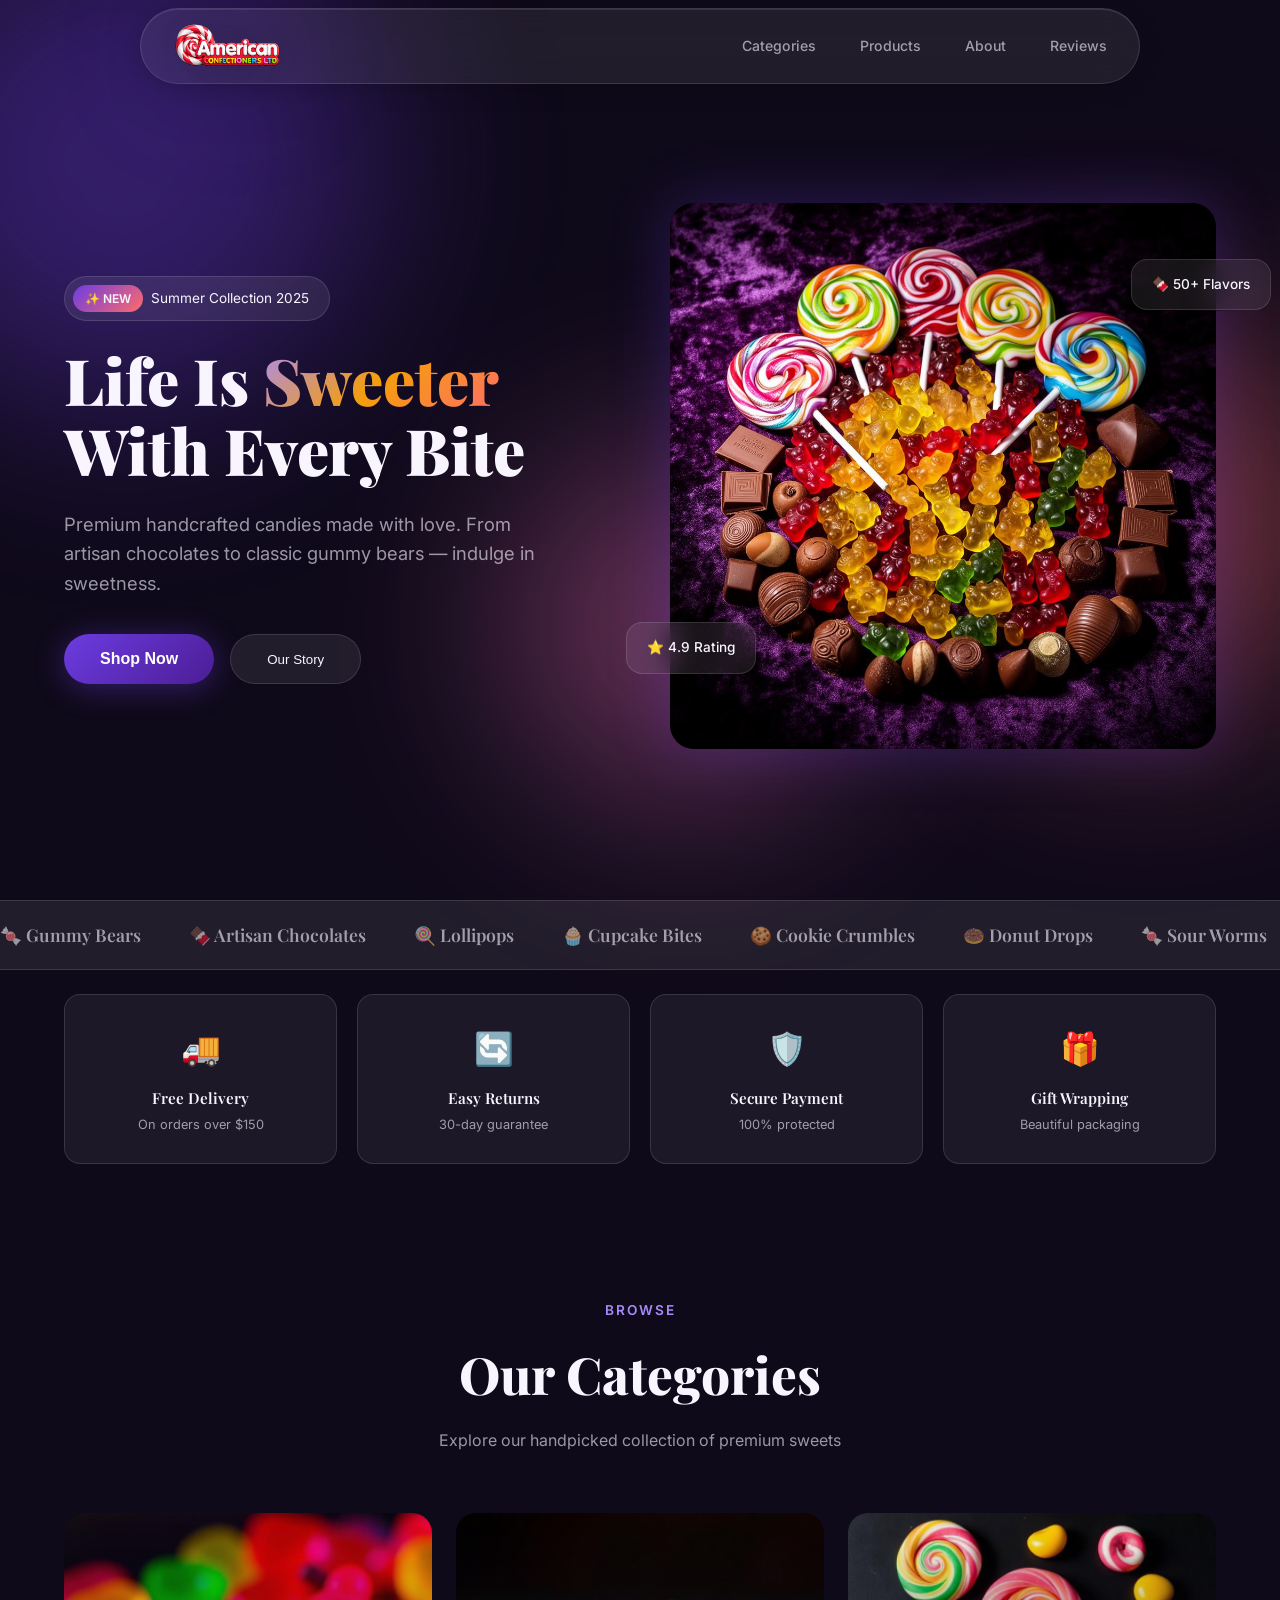
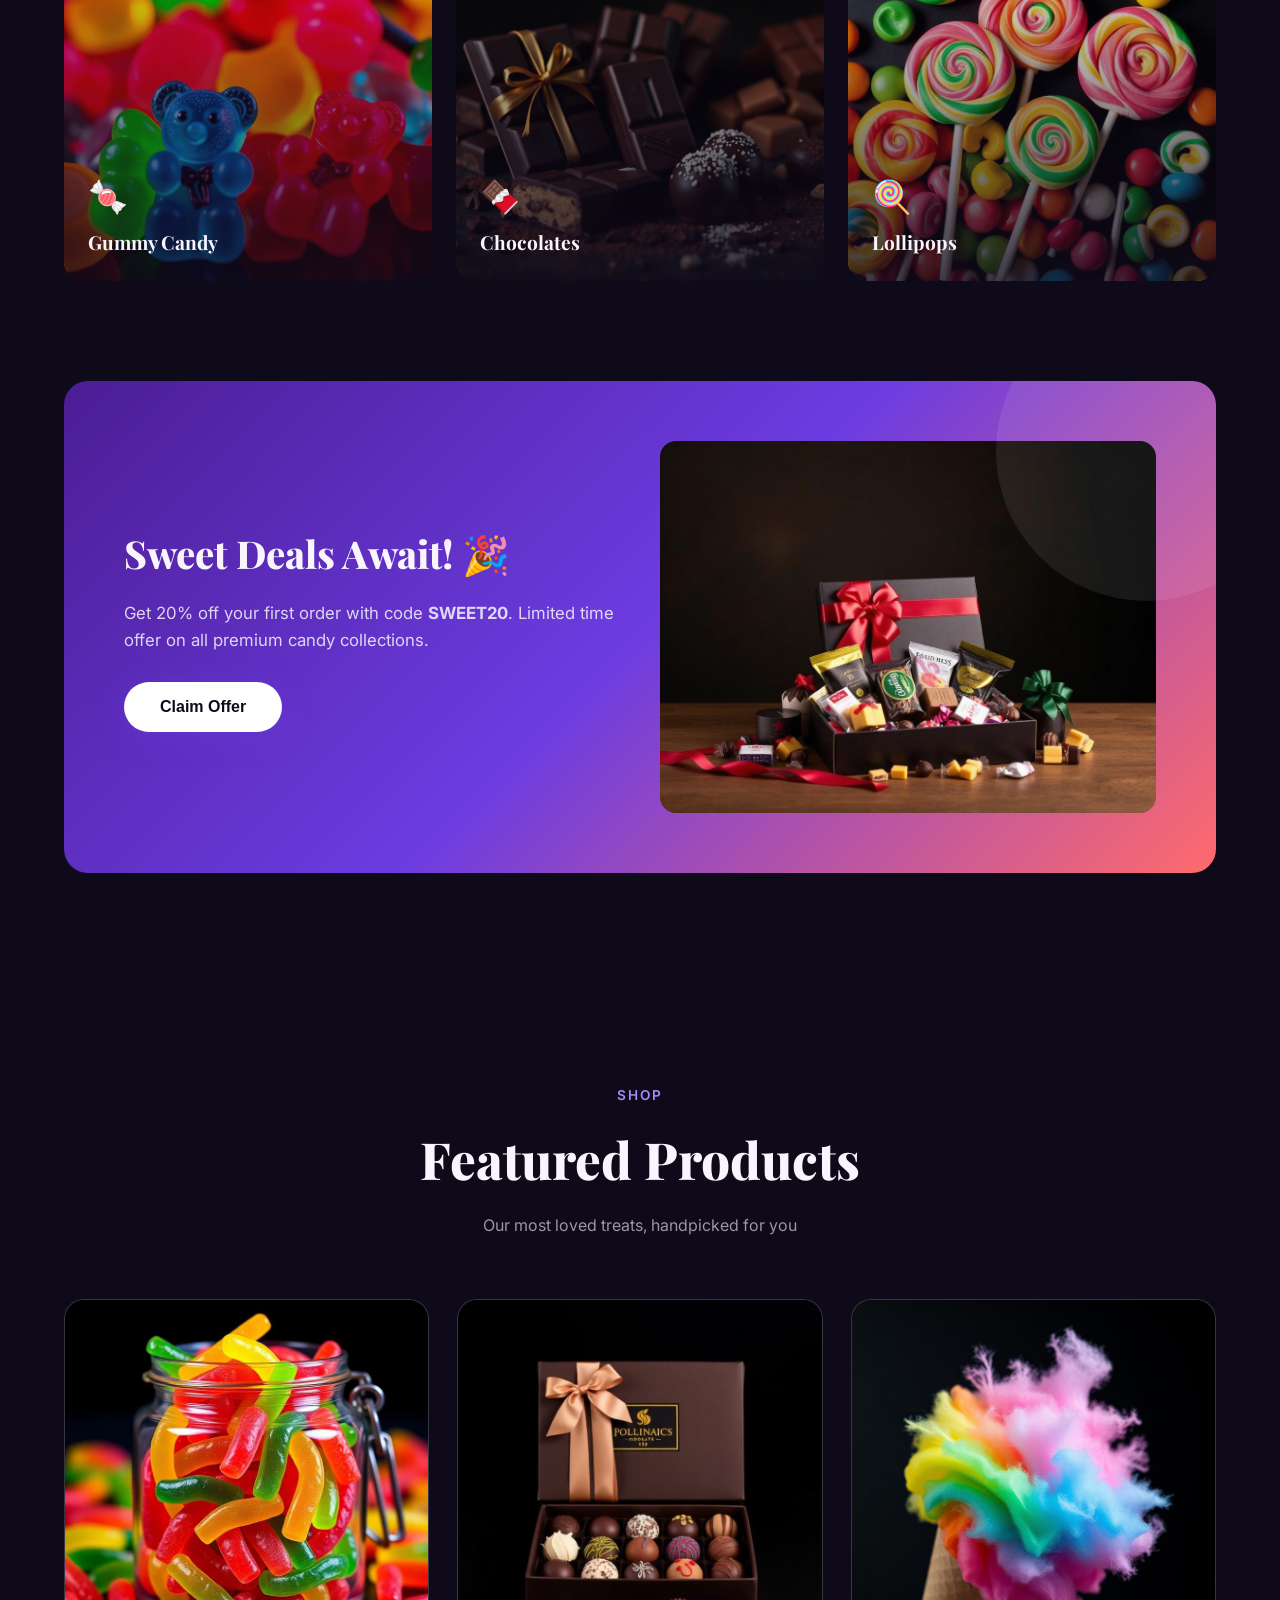
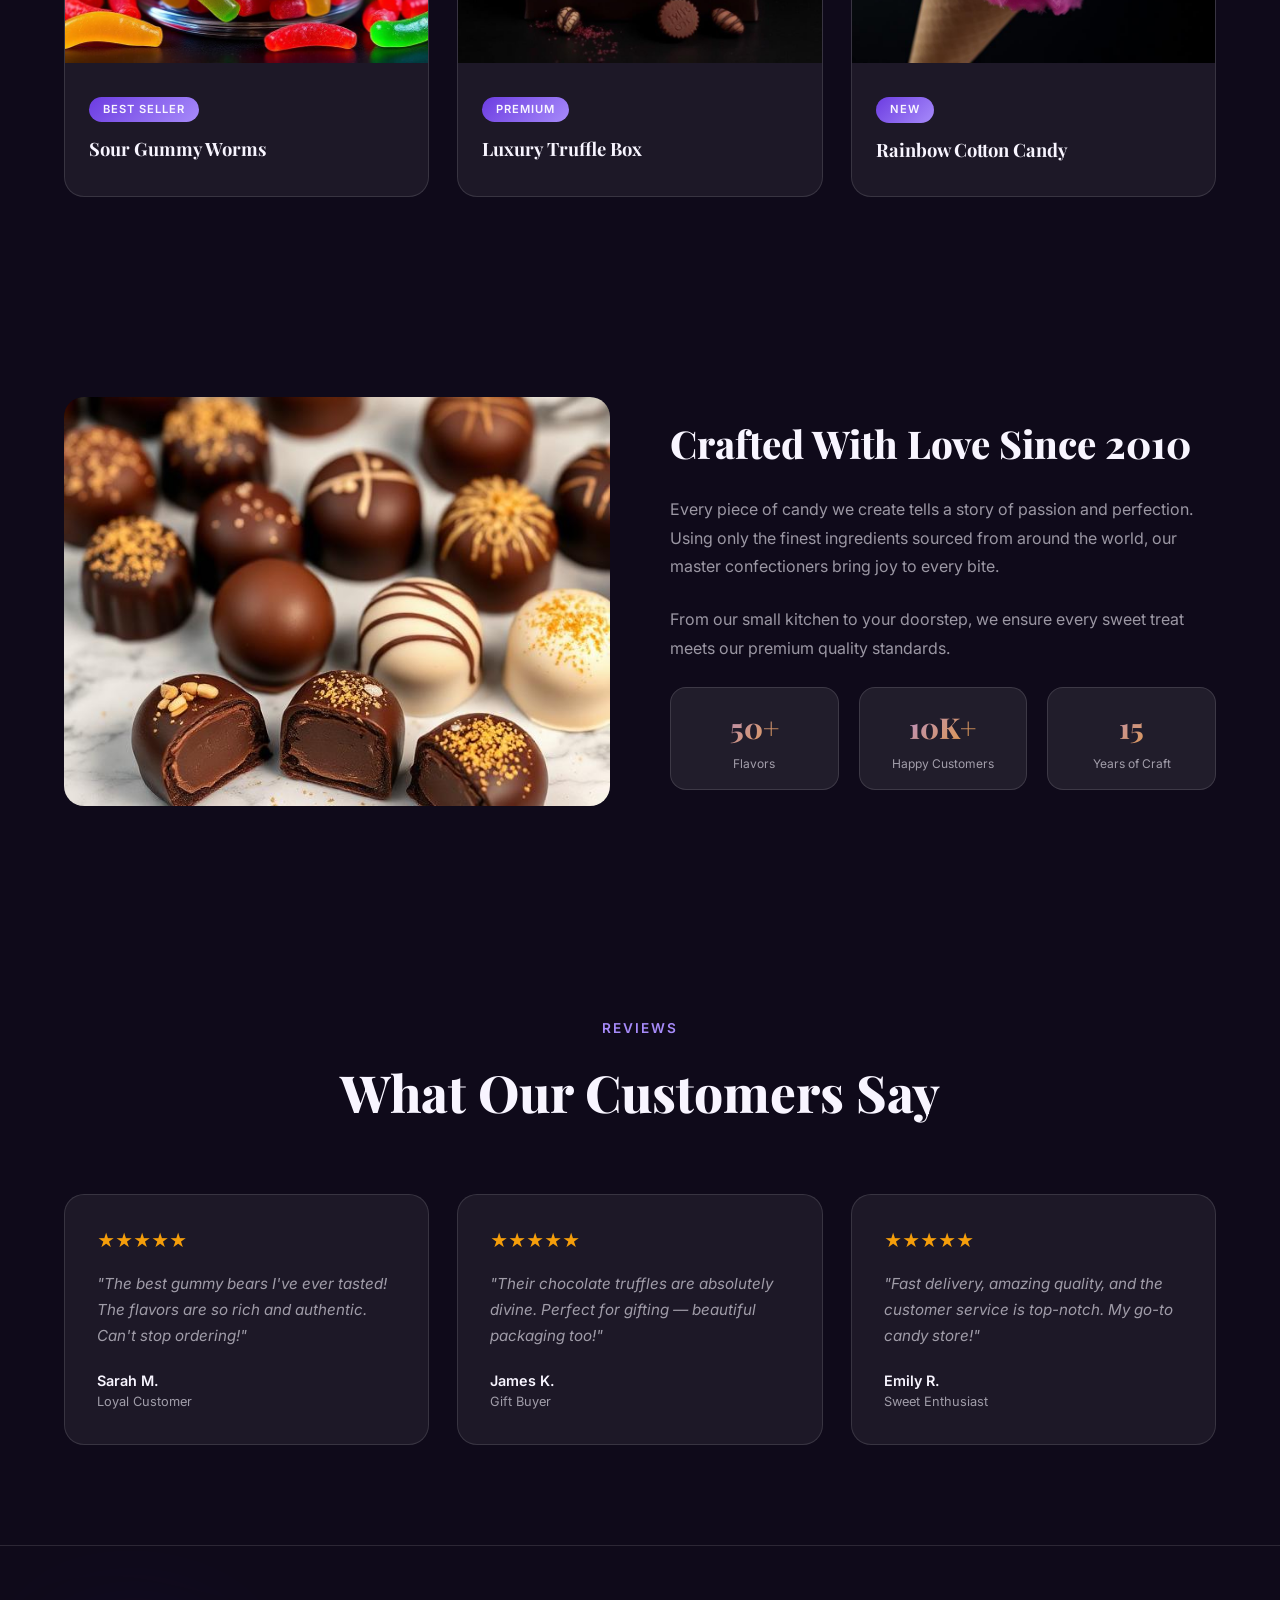
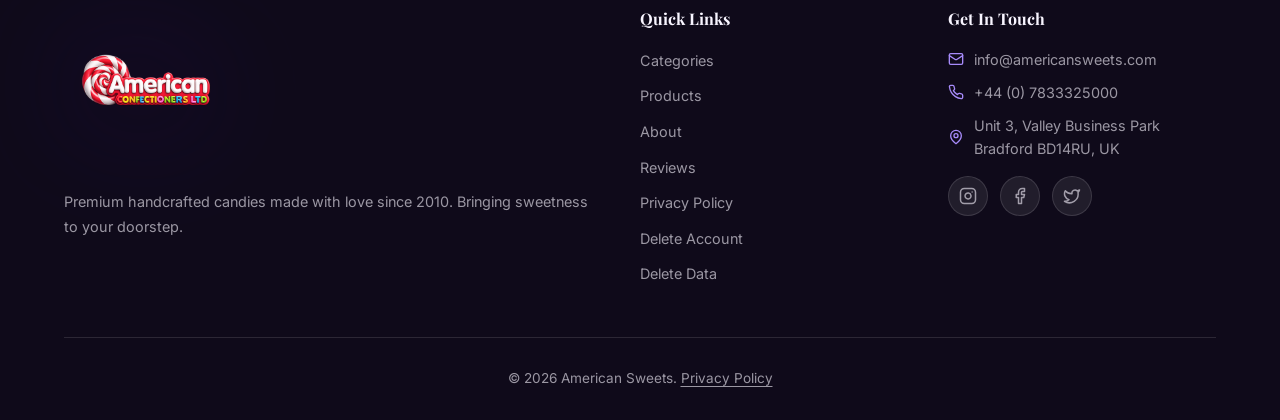
<file: index.html>
<!DOCTYPE html>
<html lang="en">
<head>
<meta charset="UTF-8">
<meta name="viewport" content="width=device-width, initial-scale=1.0">
<title>American Sweets — Premium Candy & Sweet Treats</title>
<meta name="description" content="Premium handcrafted candies, artisan chocolates, and sweet treats. Free delivery on orders over $50.">
<link href="https://fonts.googleapis.com/css2?family=Playfair+Display:wght@400;600;700;800;900&family=Inter:wght@300;400;500;600&display=swap" rel="stylesheet">
<link rel="stylesheet" href="style.css">
</head>
<body>

<!-- Mesh Background -->
<div class="mesh-bg">
  <div class="mesh-orb"></div>
  <div class="mesh-orb"></div>
  <div class="mesh-orb"></div>
</div>

<!-- Nav -->
<nav id="navbar">
  <div class="container">
    <div class="nav-inner">
      <a href="index.html" class="logo" aria-label="American Confectioners Ltd — Home">
        <img src="assets/logo.png" alt="American Confectioners Ltd" class="logo-img" width="800" height="240">
      </a>
      <ul class="nav-links" id="navLinks">
        <li><a href="#categories" onclick="closeMenu()">Categories</a></li>
        <li><a href="#products" onclick="closeMenu()">Products</a></li>
        <li><a href="#about" onclick="closeMenu()">About</a></li>
        <li><a href="#reviews" onclick="closeMenu()">Reviews</a></li>
      </ul>
      <button class="burger" onclick="toggleMenu()">
        <span></span><span></span><span></span>
      </button>
    </div>
  </div>
</nav>

<!-- Hero -->
<section class="hero">
  <div class="container">
    <div class="hero-grid">
      <div>
        <div class="hero-badge">
          <span>✨ NEW</span> Summer Collection 2025
        </div>
        <h1>Life Is <span class="gradient">Sweeter</span><br>With Every Bite</h1>
        <p>Premium handcrafted candies made with love. From artisan chocolates to classic gummy bears — indulge in sweetness.</p>
        <div class="hero-btns">
          <button class="btn-primary">Shop Now</button>
          <button class="btn-ghost">Our Story</button>
        </div>
      </div>
      <div class="hero-img-wrap">
        <div class="hero-img-3d" id="hero3d">
          <!-- ✏️ Change hero image: replace assets/hero-candy.jpg -->
          <img src="assets/hero-candy.jpg" alt="Premium candy assortment" class="hero-img">
        </div>
        <div class="hero-float">🍫 50+ Flavors</div>
        <div class="hero-float">⭐ 4.9 Rating</div>
      </div>
    </div>
  </div>
</section>

<!-- Marquee -->
<div class="marquee">
  <div class="marquee-track">
    <span>🍬 Gummy Bears</span><span>🍫 Artisan Chocolates</span><span>🍭 Lollipops</span><span>🧁 Cupcake Bites</span>
    <span>🍪 Cookie Crumbles</span><span>🍩 Donut Drops</span><span>🍬 Sour Worms</span><span>🍫 Truffles</span>
    <span>🍬 Gummy Bears</span><span>🍫 Artisan Chocolates</span><span>🍭 Lollipops</span><span>🧁 Cupcake Bites</span>
    <span>🍪 Cookie Crumbles</span><span>🍩 Donut Drops</span><span>🍬 Sour Worms</span><span>🍫 Truffles</span>
  </div>
</div>

<!-- Promo -->
<section class="promo">
  <div class="container">
    <div class="promo-grid">
      <div class="promo-card"><div class="icon">🚚</div><h4>Free Delivery</h4><p>On orders over $150</p></div>
      <div class="promo-card"><div class="icon">🔄</div><h4>Easy Returns</h4><p>30-day guarantee</p></div>
      <div class="promo-card"><div class="icon">🛡️</div><h4>Secure Payment</h4><p>100% protected</p></div>
      <div class="promo-card"><div class="icon">🎁</div><h4>Gift Wrapping</h4><p>Beautiful packaging</p></div>
    </div>
  </div>
</section>

<!-- Categories -->
<section id="categories" class="section">
  <div class="container">
    <div class="section-head">
      <p class="tag">Browse</p>
      <h2>Our Categories</h2>
      <p>Explore our handpicked collection of premium sweets</p>
    </div>
    <div class="cat-grid">
      <!-- ✏️ Change category images: replace files in assets/ folder -->
      <div class="cat-card"><img src="assets/cat-gummies.jpg" alt="Gummy Candy" loading="lazy"><div class="overlay"><span class="emoji">🍬</span><h3>Gummy Candy</h3></div></div>
      <div class="cat-card"><img src="assets/cat-chocolate.jpg" alt="Chocolates" loading="lazy"><div class="overlay"><span class="emoji">🍫</span><h3>Chocolates</h3></div></div>
      <div class="cat-card"><img src="assets/cat-lollipops.jpg" alt="Lollipops" loading="lazy"><div class="overlay"><span class="emoji">🍭</span><h3>Lollipops</h3></div></div>
    </div>
  </div>
</section>

<!-- Banner -->
<section class="banner">
  <div class="container">
    <div class="banner-inner">
      <div style="position:relative;z-index:1">
        <h2>Sweet Deals Await! 🎉</h2>
        <p>Get 20% off your first order with code <strong>SWEET20</strong>. Limited time offer on all premium candy collections.</p>
        <button class="btn-primary" style="background:#fff;color:#0F0A1A">Claim Offer</button>
      </div>
      <!-- ✏️ Change banner image: replace assets/banner-candy.jpg -->
      <img src="assets/banner-candy.jpg" alt="Premium candy gift box" loading="lazy">
    </div>
  </div>
</section>

<!-- Products -->
<section id="products" class="section">
  <div class="container">
    <div class="section-head">
      <p class="tag">Shop</p>
      <h2>Featured Products</h2>
      <p>Our most loved treats, handpicked for you</p>
    </div>
    <div class="prod-grid">
      <!-- ✏️ Change product images: replace files in assets/ folder -->
      <div class="prod-card"><img src="assets/prod-sour-worms.jpg" alt="Sour Gummy Worms" loading="lazy"><div class="info"><span class="badge">Best Seller</span><h3>Sour Gummy Worms</h3></div></div>
      <div class="prod-card"><img src="assets/prod-truffles.jpg" alt="Luxury Truffle Box" loading="lazy"><div class="info"><span class="badge">Premium</span><h3>Luxury Truffle Box</h3></div></div>
      <div class="prod-card"><img src="assets/prod-cotton-candy.jpg" alt="Rainbow Cotton Candy" loading="lazy"><div class="info"><span class="badge">New</span><h3>Rainbow Cotton Candy</h3></div></div>
    </div>
  </div>
</section>

<!-- About -->
<section id="about" class="section">
  <div class="container">
    <div class="about-grid">
      <!-- ✏️ Change about image: replace assets/about-candy.jpg -->
      <img src="assets/about-candy.jpg" alt="Candy workshop" loading="lazy">
      <div>
        <h2>Crafted With Love Since 2010</h2>
        <p>Every piece of candy we create tells a story of passion and perfection. Using only the finest ingredients sourced from around the world, our master confectioners bring joy to every bite.</p>
        <p>From our small kitchen to your doorstep, we ensure every sweet treat meets our premium quality standards.</p>
        <div class="stats">
          <div class="stat"><div class="num">50+</div><div class="label">Flavors</div></div>
          <div class="stat"><div class="num">10K+</div><div class="label">Happy Customers</div></div>
          <div class="stat"><div class="num">15</div><div class="label">Years of Craft</div></div>
        </div>
      </div>
    </div>
  </div>
</section>

<!-- Testimonials -->
<section id="reviews" class="section">
  <div class="container">
    <div class="section-head">
      <p class="tag">Reviews</p>
      <h2>What Our Customers Say</h2>
    </div>
    <div class="test-grid">
      <div class="test-card"><div class="stars">★★★★★</div><blockquote>"The best gummy bears I've ever tasted! The flavors are so rich and authentic. Can't stop ordering!"</blockquote><p class="author">Sarah M.</p><p class="role">Loyal Customer</p></div>
      <div class="test-card"><div class="stars">★★★★★</div><blockquote>"Their chocolate truffles are absolutely divine. Perfect for gifting — beautiful packaging too!"</blockquote><p class="author">James K.</p><p class="role">Gift Buyer</p></div>
      <div class="test-card"><div class="stars">★★★★★</div><blockquote>"Fast delivery, amazing quality, and the customer service is top-notch. My go-to candy store!"</blockquote><p class="author">Emily R.</p><p class="role">Sweet Enthusiast</p></div>
    </div>
  </div>
</section>

<!-- Footer -->
<footer>
  <div class="container">
    <div class="footer-grid">
      <div>
        <a href="index.html" class="logo logo--footer" aria-label="American Confectioners Ltd — Home">
          <img src="assets/logo.png" alt="American Confectioners Ltd" class="logo-img" width="800" height="240">
        </a>
        <p style="color:var(--text-muted);font-size:0.9rem;line-height:1.7">Premium handcrafted candies made with love since 2010. Bringing sweetness to your doorstep.</p>
      </div>
      <div>
        <h4>Quick Links</h4>
        <ul>
          <li><a href="#categories">Categories</a></li>
          <li><a href="#products">Products</a></li>
          <li><a href="#about">About</a></li>
          <li><a href="#reviews">Reviews</a></li>
          <li><a href="privacy.html">Privacy Policy</a></li>
          <li><a href="delete-account.html">Delete Account</a></li>
          <li><a href="delete-data.html">Delete Data</a></li>
        </ul>
      </div>
      <div>
        <h4>Get In Touch</h4>
        <div class="contact-item">
          <svg xmlns="http://www.w3.org/2000/svg" viewBox="0 0 24 24" fill="none" stroke="currentColor" stroke-width="2" stroke-linecap="round" stroke-linejoin="round"><rect width="20" height="16" x="2" y="4" rx="2"/><path d="m22 7-8.97 5.7a1.94 1.94 0 0 1-2.06 0L2 7"/></svg>
          info@americansweets.com
        </div>
        <div class="contact-item">
          <svg xmlns="http://www.w3.org/2000/svg" viewBox="0 0 24 24" fill="none" stroke="currentColor" stroke-width="2" stroke-linecap="round" stroke-linejoin="round"><path d="M22 16.92v3a2 2 0 0 1-2.18 2 19.79 19.79 0 0 1-8.63-3.07 19.5 19.5 0 0 1-6-6 19.79 19.79 0 0 1-3.07-8.67A2 2 0 0 1 4.11 2h3a2 2 0 0 1 2 1.72 12.84 12.84 0 0 0 .7 2.81 2 2 0 0 1-.45 2.11L8.09 9.91a16 16 0 0 0 6 6l1.27-1.27a2 2 0 0 1 2.11-.45 12.84 12.84 0 0 0 2.81.7A2 2 0 0 1 22 16.92z"/></svg>
          +44 (0) 7833325000
        </div>
        <div class="contact-item">
          <svg xmlns="http://www.w3.org/2000/svg" viewBox="0 0 24 24" fill="none" stroke="currentColor" stroke-width="2" stroke-linecap="round" stroke-linejoin="round"><path d="M20 10c0 6-8 12-8 12s-8-6-8-12a8 8 0 0 1 16 0Z"/><circle cx="12" cy="10" r="3"/></svg>
          Unit 3, Valley Business Park Bradford BD14RU, UK
        </div>
        <div class="social-links">
          <a href="#" class="social-link"><svg xmlns="http://www.w3.org/2000/svg" viewBox="0 0 24 24" fill="none" stroke="currentColor" stroke-width="2" stroke-linecap="round" stroke-linejoin="round"><rect width="20" height="20" x="2" y="2" rx="5" ry="5"/><path d="M16 11.37A4 4 0 1 1 12.63 8 4 4 0 0 1 16 11.37z"/><line x1="17.5" x2="17.51" y1="6.5" y2="6.5"/></svg></a>
          <a href="#" class="social-link"><svg xmlns="http://www.w3.org/2000/svg" viewBox="0 0 24 24" fill="none" stroke="currentColor" stroke-width="2" stroke-linecap="round" stroke-linejoin="round"><path d="M18 2h-3a5 5 0 0 0-5 5v3H7v4h3v8h4v-8h3l1-4h-4V7a1 1 0 0 1 1-1h3z"/></svg></a>
          <a href="#" class="social-link"><svg xmlns="http://www.w3.org/2000/svg" viewBox="0 0 24 24" fill="none" stroke="currentColor" stroke-width="2" stroke-linecap="round" stroke-linejoin="round"><path d="M22 4s-.7 2.1-2 3.4c1.6 10-9.4 17.3-18 11.6 2.2.1 4.4-.6 6-2C3 15.5.5 9.6 3 5c2.2 2.6 5.6 4.1 9 4-.9-4.2 4-6.6 7-3.8 1.1 0 3-1.2 3-1.2z"/></svg></a>
        </div>
      </div>
    </div>
    <div class="footer-bottom">© 2026 American Sweets. <a href="privacy.html">Privacy Policy</a></div>
  </div>
</footer>

<script src="script.js"></script>
</body>
</html>
</file>
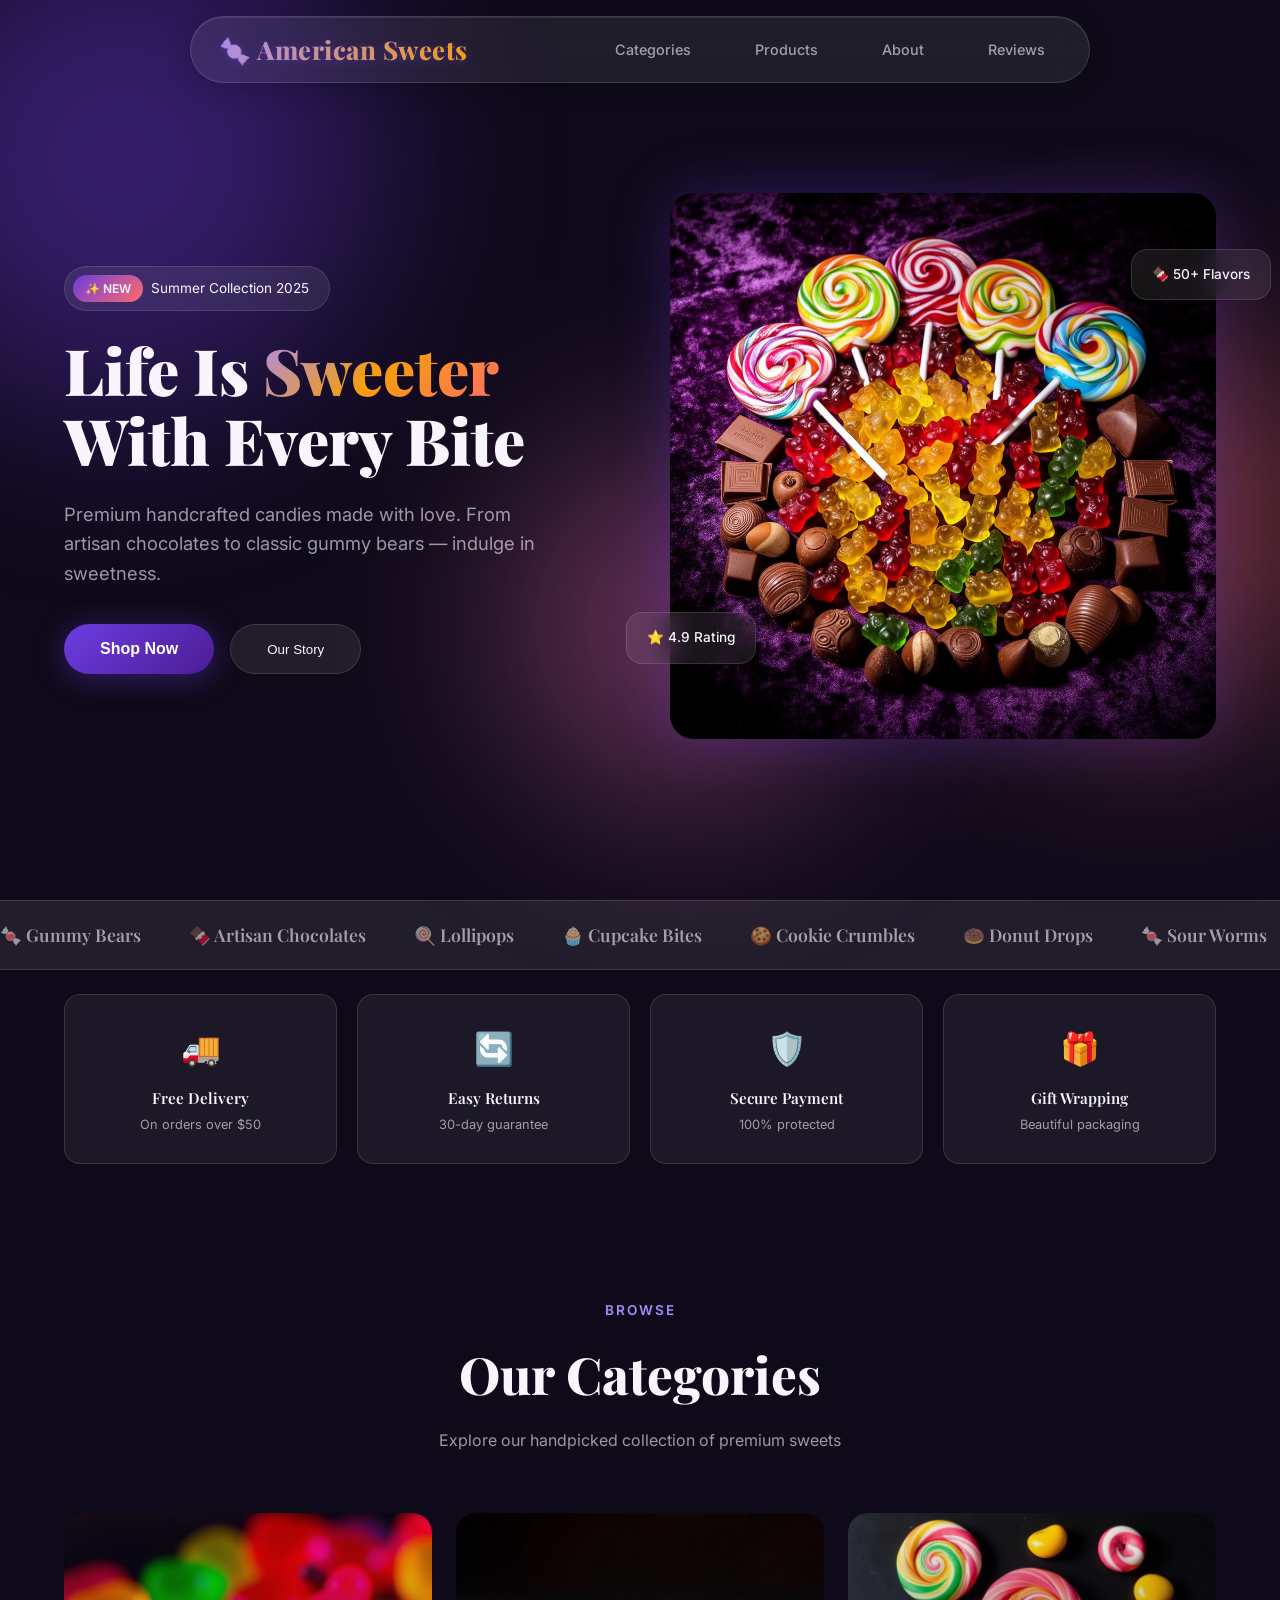
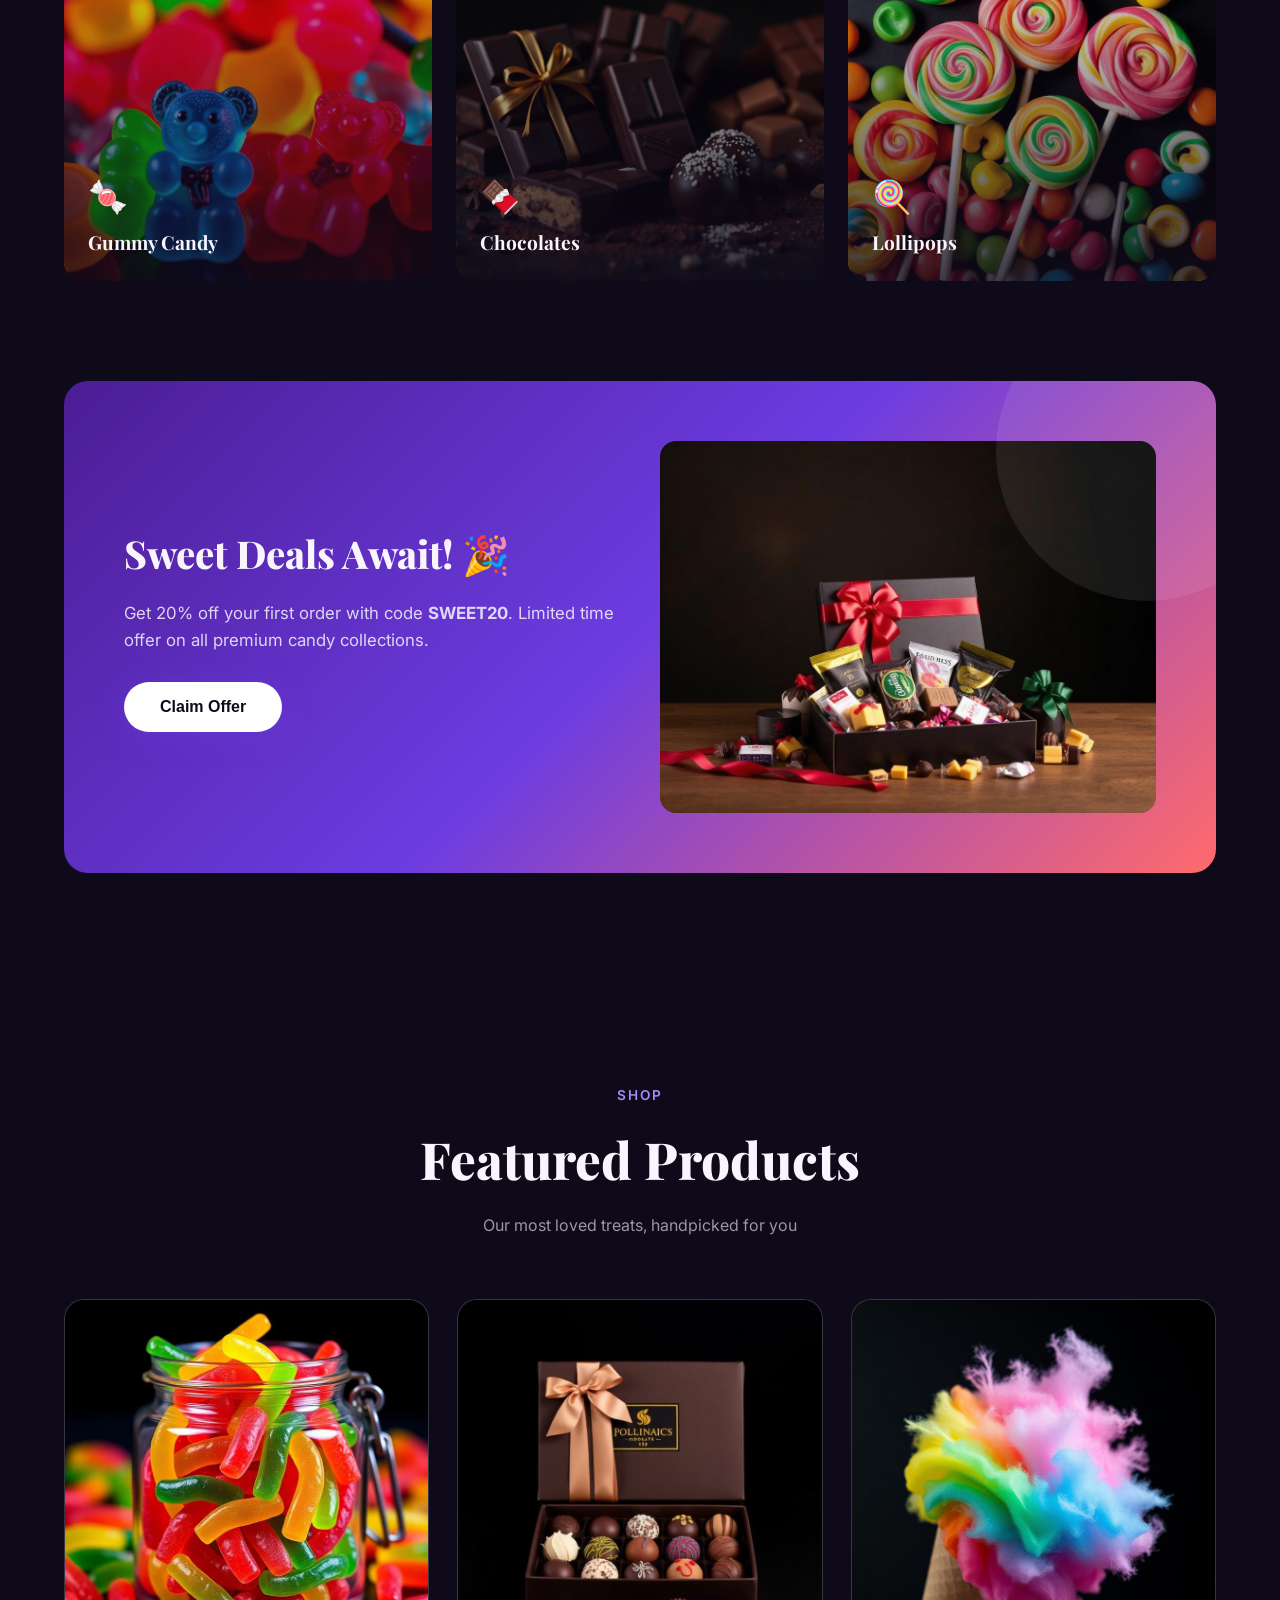
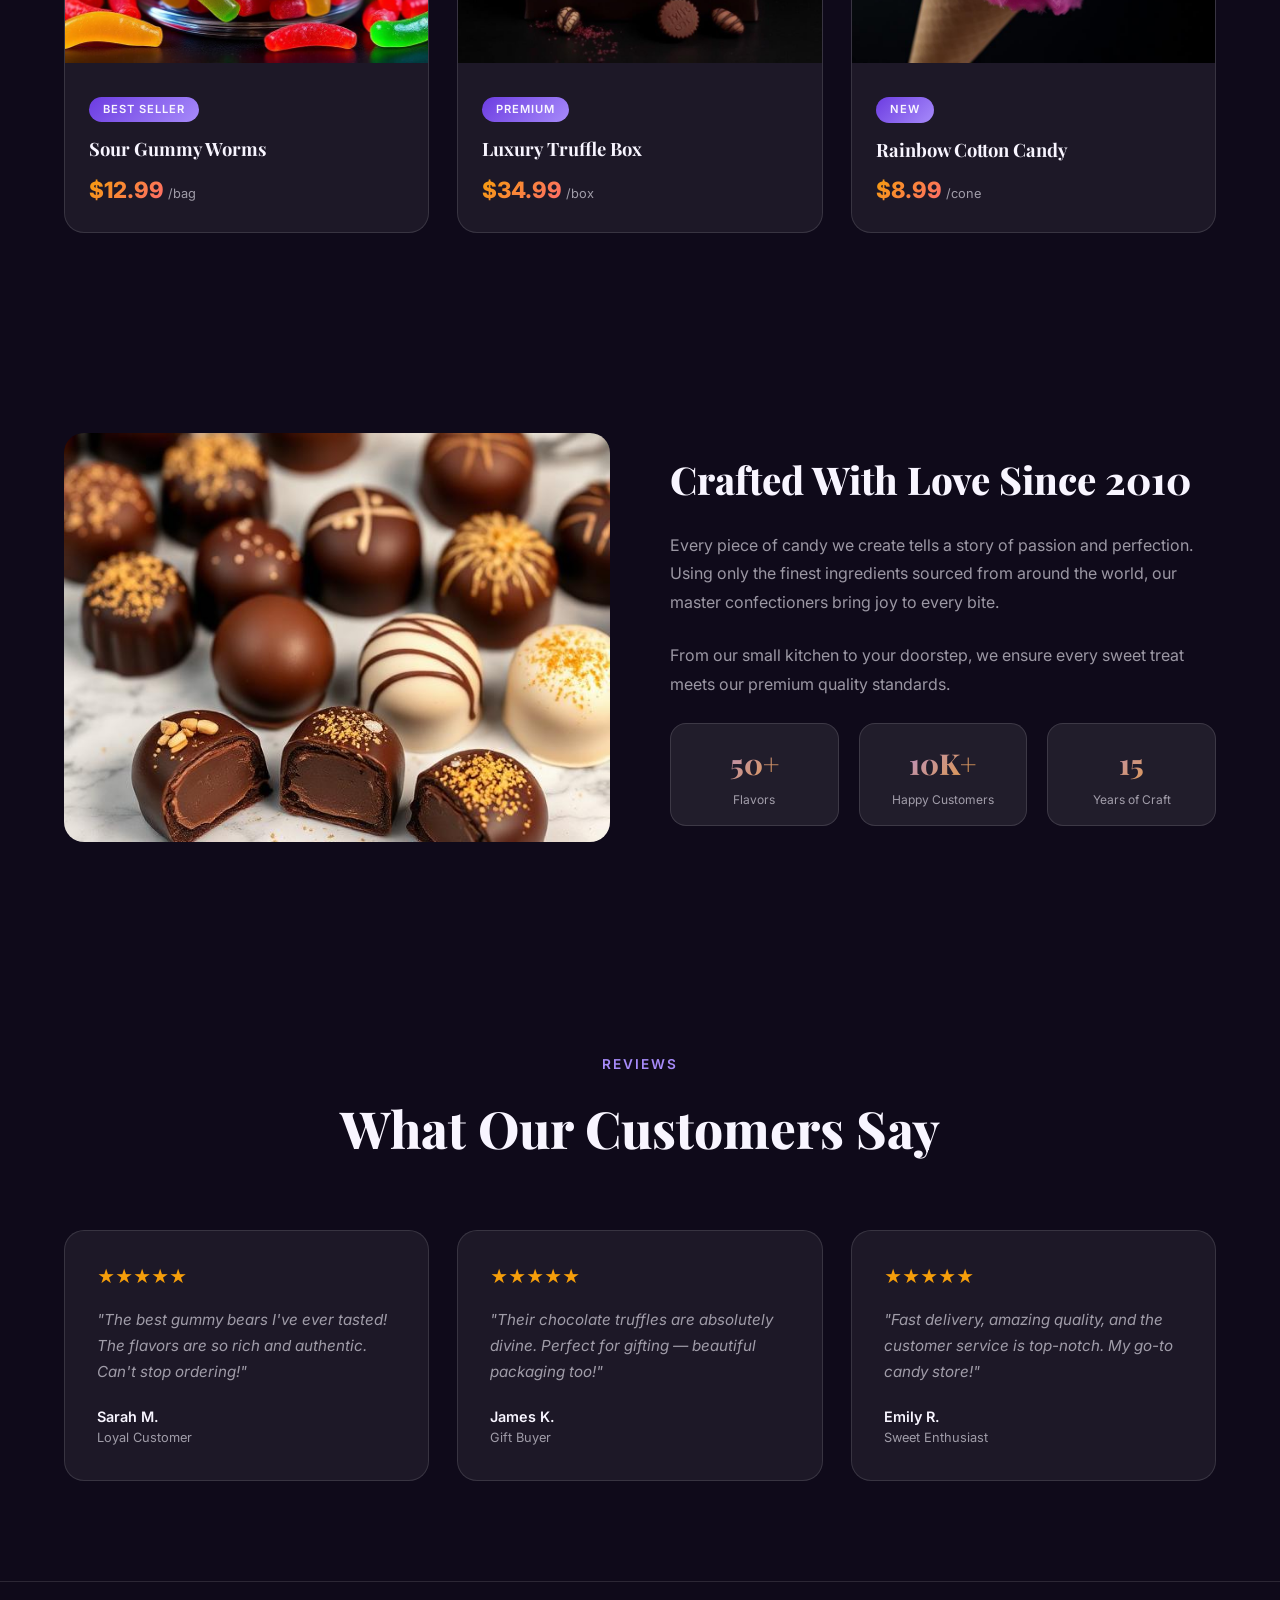
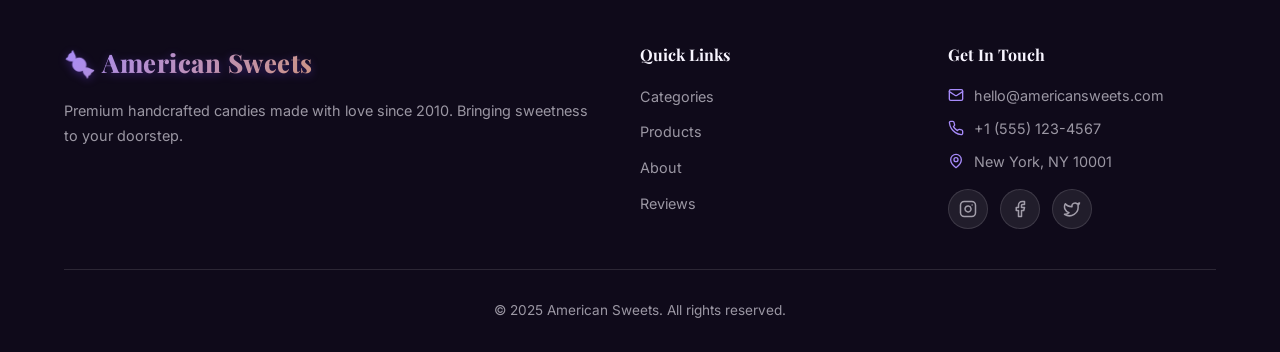
<file: american-sweets-project/index.html>
<!DOCTYPE html>
<html lang="en">
<head>
<meta charset="UTF-8">
<meta name="viewport" content="width=device-width, initial-scale=1.0">
<title>American Sweets — Premium Candy & Sweet Treats</title>
<meta name="description" content="Premium handcrafted candies, artisan chocolates, and sweet treats. Free delivery on orders over $50.">
<link href="https://fonts.googleapis.com/css2?family=Playfair+Display:wght@400;600;700;800;900&family=Inter:wght@300;400;500;600&display=swap" rel="stylesheet">
<link rel="stylesheet" href="style.css">
</head>
<body>

<!-- Mesh Background -->
<div class="mesh-bg">
  <div class="mesh-orb"></div>
  <div class="mesh-orb"></div>
  <div class="mesh-orb"></div>
</div>

<!-- Nav -->
<nav id="navbar">
  <div class="container">
    <div class="nav-inner">
      <span class="logo">🍬 American Sweets</span>
      <ul class="nav-links" id="navLinks">
        <li><a href="#categories" onclick="closeMenu()">Categories</a></li>
        <li><a href="#products" onclick="closeMenu()">Products</a></li>
        <li><a href="#about" onclick="closeMenu()">About</a></li>
        <li><a href="#reviews" onclick="closeMenu()">Reviews</a></li>
      </ul>
      <button class="burger" onclick="toggleMenu()">
        <span></span><span></span><span></span>
      </button>
    </div>
  </div>
</nav>

<!-- Hero -->
<section class="hero">
  <div class="container">
    <div class="hero-grid">
      <div>
        <div class="hero-badge">
          <span>✨ NEW</span> Summer Collection 2025
        </div>
        <h1>Life Is <span class="gradient">Sweeter</span><br>With Every Bite</h1>
        <p>Premium handcrafted candies made with love. From artisan chocolates to classic gummy bears — indulge in sweetness.</p>
        <div class="hero-btns">
          <button class="btn-primary">Shop Now</button>
          <button class="btn-ghost">Our Story</button>
        </div>
      </div>
      <div class="hero-img-wrap">
        <div class="hero-img-3d" id="hero3d">
          <!-- ✏️ Change hero image: replace assets/hero-candy.jpg -->
          <img src="assets/hero-candy.jpg" alt="Premium candy assortment" class="hero-img">
        </div>
        <div class="hero-float">🍫 50+ Flavors</div>
        <div class="hero-float">⭐ 4.9 Rating</div>
      </div>
    </div>
  </div>
</section>

<!-- Marquee -->
<div class="marquee">
  <div class="marquee-track">
    <span>🍬 Gummy Bears</span><span>🍫 Artisan Chocolates</span><span>🍭 Lollipops</span><span>🧁 Cupcake Bites</span>
    <span>🍪 Cookie Crumbles</span><span>🍩 Donut Drops</span><span>🍬 Sour Worms</span><span>🍫 Truffles</span>
    <span>🍬 Gummy Bears</span><span>🍫 Artisan Chocolates</span><span>🍭 Lollipops</span><span>🧁 Cupcake Bites</span>
    <span>🍪 Cookie Crumbles</span><span>🍩 Donut Drops</span><span>🍬 Sour Worms</span><span>🍫 Truffles</span>
  </div>
</div>

<!-- Promo -->
<section class="promo">
  <div class="container">
    <div class="promo-grid">
      <div class="promo-card"><div class="icon">🚚</div><h4>Free Delivery</h4><p>On orders over $50</p></div>
      <div class="promo-card"><div class="icon">🔄</div><h4>Easy Returns</h4><p>30-day guarantee</p></div>
      <div class="promo-card"><div class="icon">🛡️</div><h4>Secure Payment</h4><p>100% protected</p></div>
      <div class="promo-card"><div class="icon">🎁</div><h4>Gift Wrapping</h4><p>Beautiful packaging</p></div>
    </div>
  </div>
</section>

<!-- Categories -->
<section id="categories" class="section">
  <div class="container">
    <div class="section-head">
      <p class="tag">Browse</p>
      <h2>Our Categories</h2>
      <p>Explore our handpicked collection of premium sweets</p>
    </div>
    <div class="cat-grid">
      <!-- ✏️ Change category images: replace files in assets/ folder -->
      <div class="cat-card"><img src="assets/cat-gummies.jpg" alt="Gummy Candy" loading="lazy"><div class="overlay"><span class="emoji">🍬</span><h3>Gummy Candy</h3></div></div>
      <div class="cat-card"><img src="assets/cat-chocolate.jpg" alt="Chocolates" loading="lazy"><div class="overlay"><span class="emoji">🍫</span><h3>Chocolates</h3></div></div>
      <div class="cat-card"><img src="assets/cat-lollipops.jpg" alt="Lollipops" loading="lazy"><div class="overlay"><span class="emoji">🍭</span><h3>Lollipops</h3></div></div>
    </div>
  </div>
</section>

<!-- Banner -->
<section class="banner">
  <div class="container">
    <div class="banner-inner">
      <div style="position:relative;z-index:1">
        <h2>Sweet Deals Await! 🎉</h2>
        <p>Get 20% off your first order with code <strong>SWEET20</strong>. Limited time offer on all premium candy collections.</p>
        <button class="btn-primary" style="background:#fff;color:#0F0A1A">Claim Offer</button>
      </div>
      <!-- ✏️ Change banner image: replace assets/banner-candy.jpg -->
      <img src="assets/banner-candy.jpg" alt="Premium candy gift box" loading="lazy">
    </div>
  </div>
</section>

<!-- Products -->
<section id="products" class="section">
  <div class="container">
    <div class="section-head">
      <p class="tag">Shop</p>
      <h2>Featured Products</h2>
      <p>Our most loved treats, handpicked for you</p>
    </div>
    <div class="prod-grid">
      <!-- ✏️ Change product images: replace files in assets/ folder -->
      <div class="prod-card"><img src="assets/prod-sour-worms.jpg" alt="Sour Gummy Worms" loading="lazy"><div class="info"><span class="badge">Best Seller</span><h3>Sour Gummy Worms</h3><span class="price">$12.99</span><span class="unit">/bag</span></div></div>
      <div class="prod-card"><img src="assets/prod-truffles.jpg" alt="Luxury Truffle Box" loading="lazy"><div class="info"><span class="badge">Premium</span><h3>Luxury Truffle Box</h3><span class="price">$34.99</span><span class="unit">/box</span></div></div>
      <div class="prod-card"><img src="assets/prod-cotton-candy.jpg" alt="Rainbow Cotton Candy" loading="lazy"><div class="info"><span class="badge">New</span><h3>Rainbow Cotton Candy</h3><span class="price">$8.99</span><span class="unit">/cone</span></div></div>
    </div>
  </div>
</section>

<!-- About -->
<section id="about" class="section">
  <div class="container">
    <div class="about-grid">
      <!-- ✏️ Change about image: replace assets/about-candy.jpg -->
      <img src="assets/about-candy.jpg" alt="Candy workshop" loading="lazy">
      <div>
        <h2>Crafted With Love Since 2010</h2>
        <p>Every piece of candy we create tells a story of passion and perfection. Using only the finest ingredients sourced from around the world, our master confectioners bring joy to every bite.</p>
        <p>From our small kitchen to your doorstep, we ensure every sweet treat meets our premium quality standards.</p>
        <div class="stats">
          <div class="stat"><div class="num">50+</div><div class="label">Flavors</div></div>
          <div class="stat"><div class="num">10K+</div><div class="label">Happy Customers</div></div>
          <div class="stat"><div class="num">15</div><div class="label">Years of Craft</div></div>
        </div>
      </div>
    </div>
  </div>
</section>

<!-- Testimonials -->
<section id="reviews" class="section">
  <div class="container">
    <div class="section-head">
      <p class="tag">Reviews</p>
      <h2>What Our Customers Say</h2>
    </div>
    <div class="test-grid">
      <div class="test-card"><div class="stars">★★★★★</div><blockquote>"The best gummy bears I've ever tasted! The flavors are so rich and authentic. Can't stop ordering!"</blockquote><p class="author">Sarah M.</p><p class="role">Loyal Customer</p></div>
      <div class="test-card"><div class="stars">★★★★★</div><blockquote>"Their chocolate truffles are absolutely divine. Perfect for gifting — beautiful packaging too!"</blockquote><p class="author">James K.</p><p class="role">Gift Buyer</p></div>
      <div class="test-card"><div class="stars">★★★★★</div><blockquote>"Fast delivery, amazing quality, and the customer service is top-notch. My go-to candy store!"</blockquote><p class="author">Emily R.</p><p class="role">Sweet Enthusiast</p></div>
    </div>
  </div>
</section>

<!-- Footer -->
<footer>
  <div class="container">
    <div class="footer-grid">
      <div>
        <span class="logo" style="display:block;margin-bottom:16px">🍬 American Sweets</span>
        <p style="color:var(--text-muted);font-size:0.9rem;line-height:1.7">Premium handcrafted candies made with love since 2010. Bringing sweetness to your doorstep.</p>
      </div>
      <div>
        <h4>Quick Links</h4>
        <ul>
          <li><a href="#categories">Categories</a></li>
          <li><a href="#products">Products</a></li>
          <li><a href="#about">About</a></li>
          <li><a href="#reviews">Reviews</a></li>
        </ul>
      </div>
      <div>
        <h4>Get In Touch</h4>
        <div class="contact-item">
          <svg xmlns="http://www.w3.org/2000/svg" viewBox="0 0 24 24" fill="none" stroke="currentColor" stroke-width="2" stroke-linecap="round" stroke-linejoin="round"><rect width="20" height="16" x="2" y="4" rx="2"/><path d="m22 7-8.97 5.7a1.94 1.94 0 0 1-2.06 0L2 7"/></svg>
          hello@americansweets.com
        </div>
        <div class="contact-item">
          <svg xmlns="http://www.w3.org/2000/svg" viewBox="0 0 24 24" fill="none" stroke="currentColor" stroke-width="2" stroke-linecap="round" stroke-linejoin="round"><path d="M22 16.92v3a2 2 0 0 1-2.18 2 19.79 19.79 0 0 1-8.63-3.07 19.5 19.5 0 0 1-6-6 19.79 19.79 0 0 1-3.07-8.67A2 2 0 0 1 4.11 2h3a2 2 0 0 1 2 1.72 12.84 12.84 0 0 0 .7 2.81 2 2 0 0 1-.45 2.11L8.09 9.91a16 16 0 0 0 6 6l1.27-1.27a2 2 0 0 1 2.11-.45 12.84 12.84 0 0 0 2.81.7A2 2 0 0 1 22 16.92z"/></svg>
          +1 (555) 123-4567
        </div>
        <div class="contact-item">
          <svg xmlns="http://www.w3.org/2000/svg" viewBox="0 0 24 24" fill="none" stroke="currentColor" stroke-width="2" stroke-linecap="round" stroke-linejoin="round"><path d="M20 10c0 6-8 12-8 12s-8-6-8-12a8 8 0 0 1 16 0Z"/><circle cx="12" cy="10" r="3"/></svg>
          New York, NY 10001
        </div>
        <div class="social-links">
          <a href="#" class="social-link"><svg xmlns="http://www.w3.org/2000/svg" viewBox="0 0 24 24" fill="none" stroke="currentColor" stroke-width="2" stroke-linecap="round" stroke-linejoin="round"><rect width="20" height="20" x="2" y="2" rx="5" ry="5"/><path d="M16 11.37A4 4 0 1 1 12.63 8 4 4 0 0 1 16 11.37z"/><line x1="17.5" x2="17.51" y1="6.5" y2="6.5"/></svg></a>
          <a href="#" class="social-link"><svg xmlns="http://www.w3.org/2000/svg" viewBox="0 0 24 24" fill="none" stroke="currentColor" stroke-width="2" stroke-linecap="round" stroke-linejoin="round"><path d="M18 2h-3a5 5 0 0 0-5 5v3H7v4h3v8h4v-8h3l1-4h-4V7a1 1 0 0 1 1-1h3z"/></svg></a>
          <a href="#" class="social-link"><svg xmlns="http://www.w3.org/2000/svg" viewBox="0 0 24 24" fill="none" stroke="currentColor" stroke-width="2" stroke-linecap="round" stroke-linejoin="round"><path d="M22 4s-.7 2.1-2 3.4c1.6 10-9.4 17.3-18 11.6 2.2.1 4.4-.6 6-2C3 15.5.5 9.6 3 5c2.2 2.6 5.6 4.1 9 4-.9-4.2 4-6.6 7-3.8 1.1 0 3-1.2 3-1.2z"/></svg></a>
        </div>
      </div>
    </div>
    <div class="footer-bottom">© 2025 American Sweets. All rights reserved.</div>
  </div>
</footer>

<script src="script.js"></script>
</body>
</html>
</file>
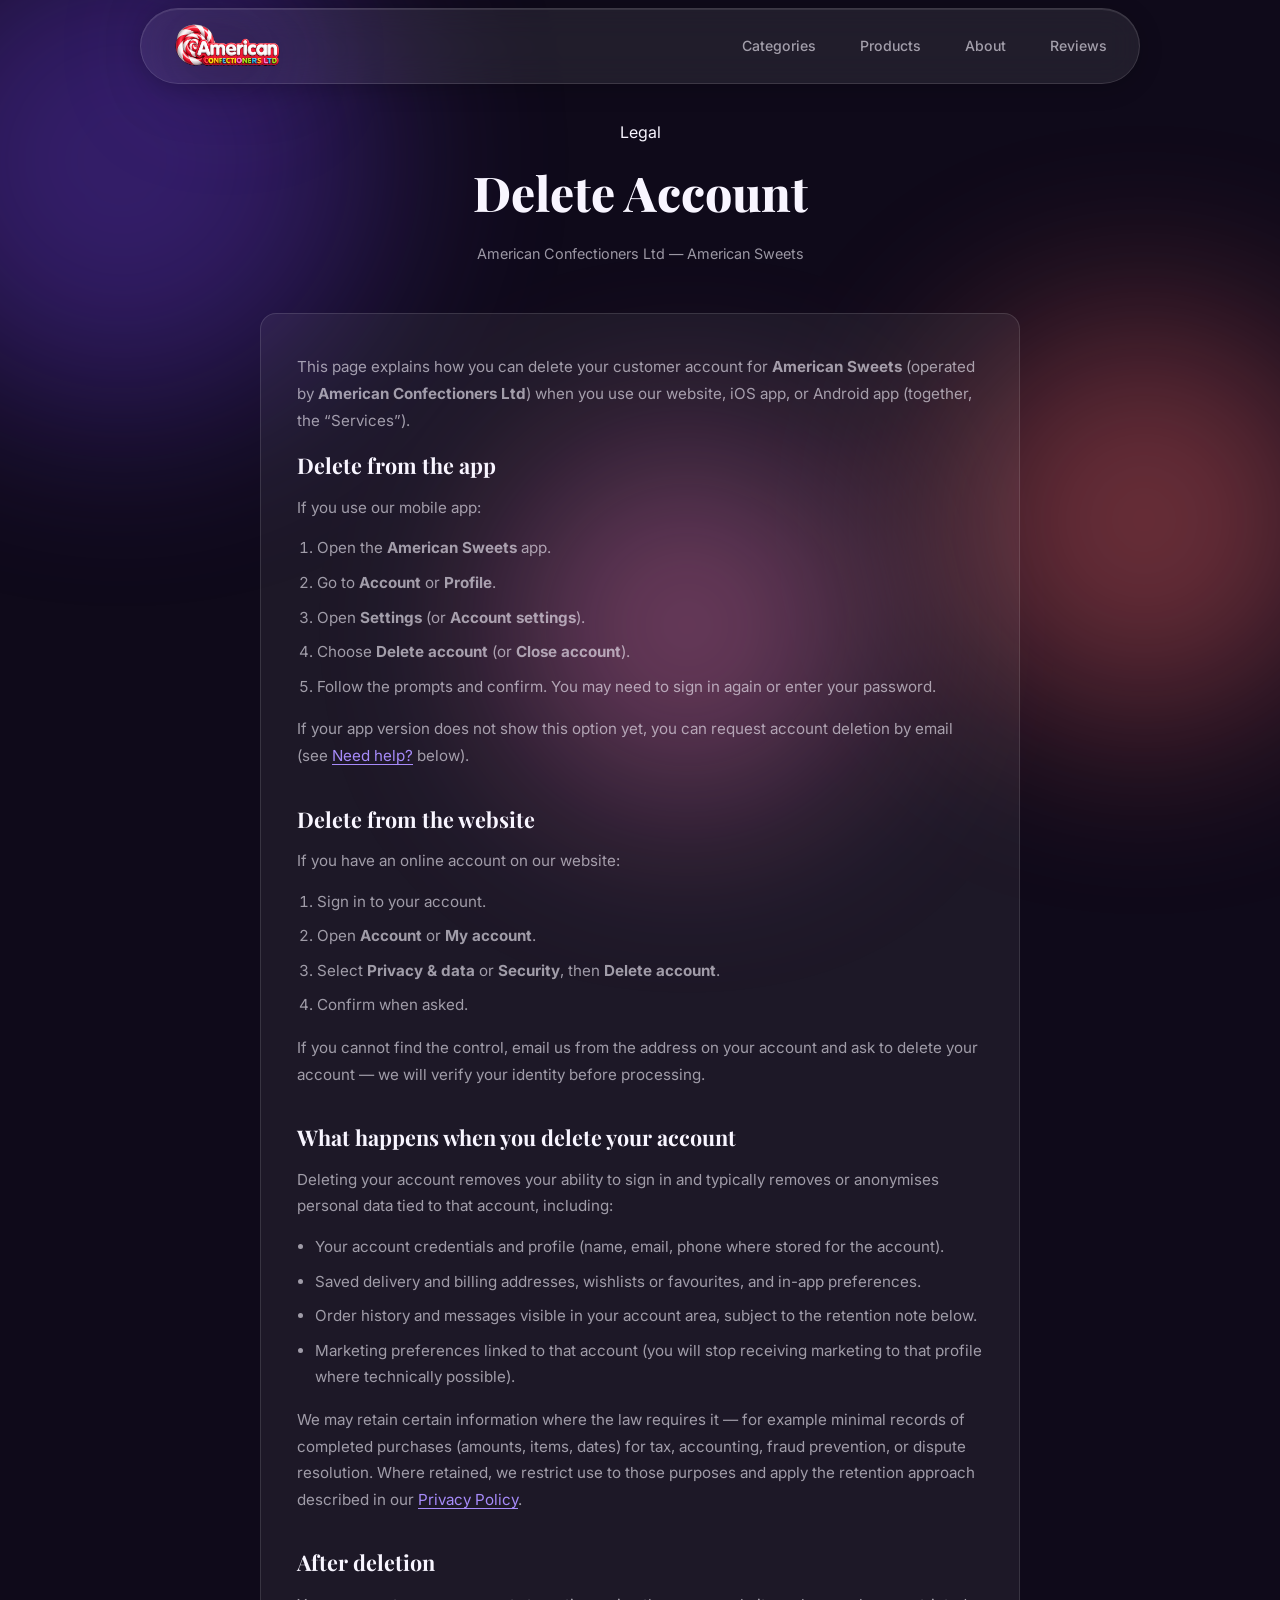
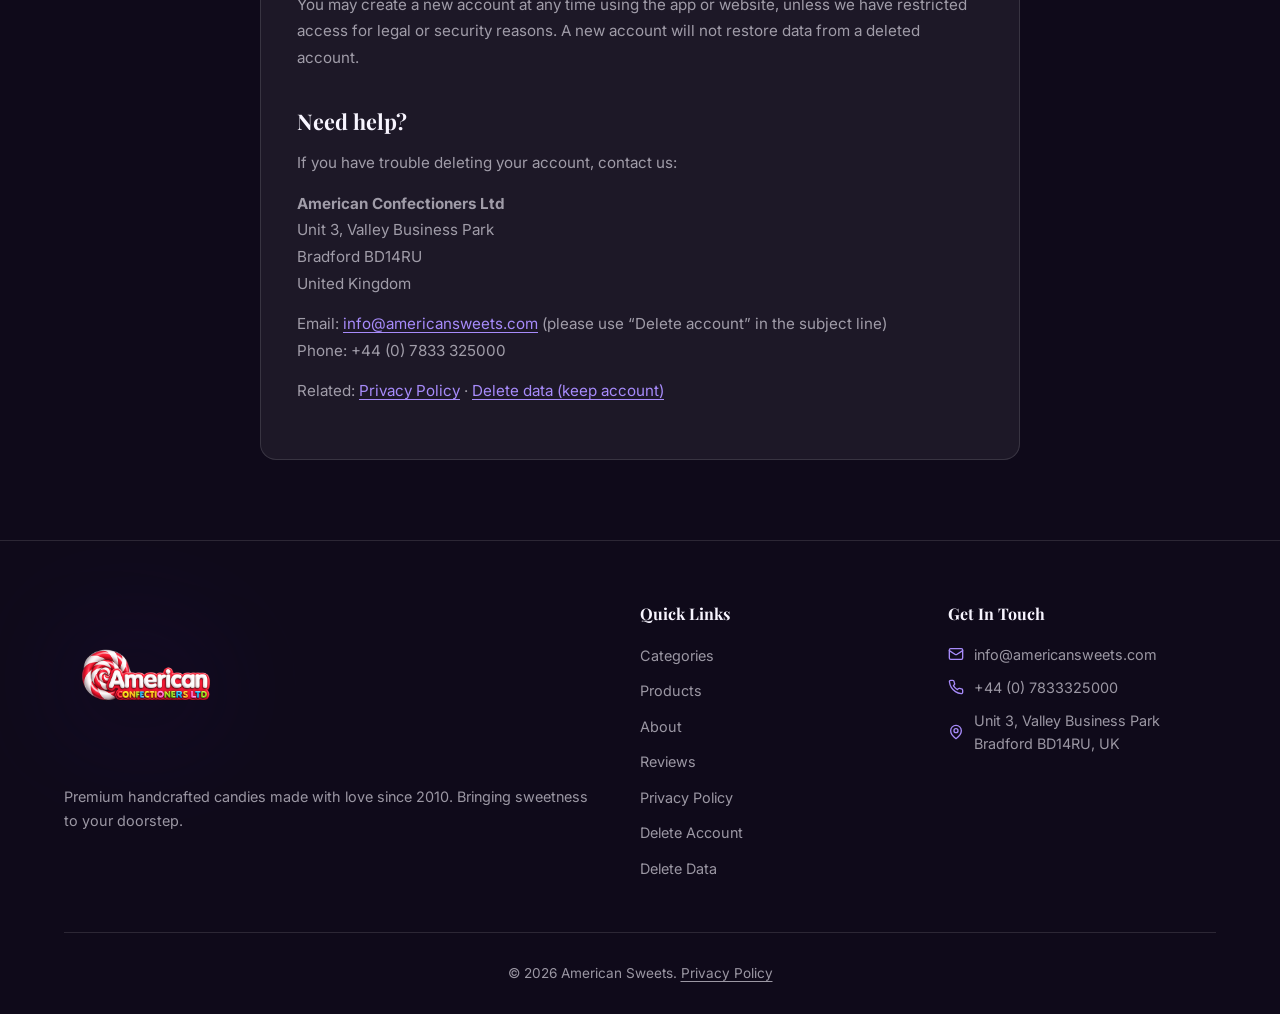
<file: delete-account.html>
<!DOCTYPE html>
<html lang="en">
<head>
<meta charset="UTF-8">
<meta name="viewport" content="width=device-width, initial-scale=1.0">
<title>Delete Account — American Sweets</title>
<meta name="description" content="How to delete your American Sweets account and what happens to your data.">
<link href="https://fonts.googleapis.com/css2?family=Playfair+Display:wght@400;600;700;800;900&family=Inter:wght@300;400;500;600&display=swap" rel="stylesheet">
<link rel="stylesheet" href="style.css">
</head>
<body>

<div class="mesh-bg">
  <div class="mesh-orb"></div>
  <div class="mesh-orb"></div>
  <div class="mesh-orb"></div>
</div>

<nav id="navbar">
  <div class="container">
    <div class="nav-inner">
      <a href="index.html" class="logo" aria-label="American Confectioners Ltd — Home">
        <img src="assets/logo.png" alt="American Confectioners Ltd" class="logo-img" width="800" height="240">
      </a>
      <ul class="nav-links" id="navLinks">
        <li><a href="index.html#categories" onclick="closeMenu()">Categories</a></li>
        <li><a href="index.html#products" onclick="closeMenu()">Products</a></li>
        <li><a href="index.html#about" onclick="closeMenu()">About</a></li>
        <li><a href="index.html#reviews" onclick="closeMenu()">Reviews</a></li>
      </ul>
      <button class="burger" type="button" onclick="toggleMenu()" aria-label="Open menu">
        <span></span><span></span><span></span>
      </button>
    </div>
  </div>
</nav>

<main class="legal-page">
  <div class="container">
    <header class="legal-page__header">
      <p class="tag">Legal</p>
      <h1>Delete Account</h1>
      <p class="legal-page__meta">American Confectioners Ltd — American Sweets</p>
    </header>

    <div class="legal-page__body">
      <p>This page explains how you can delete your customer account for <strong>American Sweets</strong> (operated by <strong>American Confectioners Ltd</strong>) when you use our website, iOS app, or Android app (together, the “Services”).</p>

      <h2>Delete from the app</h2>
      <p>If you use our mobile app:</p>
      <ol>
        <li>Open the <strong>American Sweets</strong> app.</li>
        <li>Go to <strong>Account</strong> or <strong>Profile</strong>.</li>
        <li>Open <strong>Settings</strong> (or <strong>Account settings</strong>).</li>
        <li>Choose <strong>Delete account</strong> (or <strong>Close account</strong>).</li>
        <li>Follow the prompts and confirm. You may need to sign in again or enter your password.</li>
      </ol>
      <p>If your app version does not show this option yet, you can request account deletion by email (see <a href="#need-help">Need help?</a> below).</p>

      <h2>Delete from the website</h2>
      <p>If you have an online account on our website:</p>
      <ol>
        <li>Sign in to your account.</li>
        <li>Open <strong>Account</strong> or <strong>My account</strong>.</li>
        <li>Select <strong>Privacy &amp; data</strong> or <strong>Security</strong>, then <strong>Delete account</strong>.</li>
        <li>Confirm when asked.</li>
      </ol>
      <p>If you cannot find the control, email us from the address on your account and ask to delete your account — we will verify your identity before processing.</p>

      <h2>What happens when you delete your account</h2>
      <p>Deleting your account removes your ability to sign in and typically removes or anonymises personal data tied to that account, including:</p>
      <ul>
        <li>Your account credentials and profile (name, email, phone where stored for the account).</li>
        <li>Saved delivery and billing addresses, wishlists or favourites, and in-app preferences.</li>
        <li>Order history and messages visible in your account area, subject to the retention note below.</li>
        <li>Marketing preferences linked to that account (you will stop receiving marketing to that profile where technically possible).</li>
      </ul>
      <p>We may retain certain information where the law requires it — for example minimal records of completed purchases (amounts, items, dates) for tax, accounting, fraud prevention, or dispute resolution. Where retained, we restrict use to those purposes and apply the retention approach described in our <a href="privacy.html">Privacy Policy</a>.</p>

      <h2>After deletion</h2>
      <p>You may create a new account at any time using the app or website, unless we have restricted access for legal or security reasons. A new account will not restore data from a deleted account.</p>

      <h2 id="need-help">Need help?</h2>
      <p>If you have trouble deleting your account, contact us:</p>
      <p>
        <strong>American Confectioners Ltd</strong><br>
        Unit 3, Valley Business Park<br>
        Bradford BD14RU<br>
        United Kingdom
      </p>
      <p>
        Email: <a href="mailto:info@americansweets.com">info@americansweets.com</a> (please use “Delete account” in the subject line)<br>
        Phone: +44 (0) 7833 325000
      </p>
      <p>Related: <a href="privacy.html">Privacy Policy</a> · <a href="delete-data.html">Delete data (keep account)</a></p>
    </div>
  </div>
</main>

<footer>
  <div class="container">
    <div class="footer-grid">
      <div>
        <a href="index.html" class="logo logo--footer" aria-label="American Confectioners Ltd — Home">
          <img src="assets/logo.png" alt="American Confectioners Ltd" class="logo-img" width="800" height="240">
        </a>
        <p style="color:var(--text-muted);font-size:0.9rem;line-height:1.7">Premium handcrafted candies made with love since 2010. Bringing sweetness to your doorstep.</p>
      </div>
      <div>
        <h4>Quick Links</h4>
        <ul>
          <li><a href="index.html#categories">Categories</a></li>
          <li><a href="index.html#products">Products</a></li>
          <li><a href="index.html#about">About</a></li>
          <li><a href="index.html#reviews">Reviews</a></li>
          <li><a href="privacy.html">Privacy Policy</a></li>
          <li><a href="delete-account.html" aria-current="page">Delete Account</a></li>
          <li><a href="delete-data.html">Delete Data</a></li>
        </ul>
      </div>
      <div>
        <h4>Get In Touch</h4>
        <div class="contact-item">
          <svg xmlns="http://www.w3.org/2000/svg" viewBox="0 0 24 24" fill="none" stroke="currentColor" stroke-width="2" stroke-linecap="round" stroke-linejoin="round"><rect width="20" height="16" x="2" y="4" rx="2"/><path d="m22 7-8.97 5.7a1.94 1.94 0 0 1-2.06 0L2 7"/></svg>
          info@americansweets.com
        </div>
        <div class="contact-item">
          <svg xmlns="http://www.w3.org/2000/svg" viewBox="0 0 24 24" fill="none" stroke="currentColor" stroke-width="2" stroke-linecap="round" stroke-linejoin="round"><path d="M22 16.92v3a2 2 0 0 1-2.18 2 19.79 19.79 0 0 1-8.63-3.07 19.5 19.5 0 0 1-6-6 19.79 19.79 0 0 1-3.07-8.67A2 2 0 0 1 4.11 2h3a2 2 0 0 1 2 1.72 12.84 12.84 0 0 0 .7 2.81 2 2 0 0 1-.45 2.11L8.09 9.91a16 16 0 0 0 6 6l1.27-1.27a2 2 0 0 1 2.11-.45 12.84 12.84 0 0 0 2.81.7A2 2 0 0 1 22 16.92z"/></svg>
          +44 (0) 7833325000
        </div>
        <div class="contact-item">
          <svg xmlns="http://www.w3.org/2000/svg" viewBox="0 0 24 24" fill="none" stroke="currentColor" stroke-width="2" stroke-linecap="round" stroke-linejoin="round"><path d="M20 10c0 6-8 12-8 12s-8-6-8-12a8 8 0 0 1 16 0Z"/><circle cx="12" cy="10" r="3"/></svg>
          Unit 3, Valley Business Park Bradford BD14RU, UK
        </div>
      </div>
    </div>
    <div class="footer-bottom">© 2026 American Sweets. <a href="privacy.html">Privacy Policy</a></div>
  </div>
</footer>

<script src="script.js"></script>
</body>
</html>
</file>
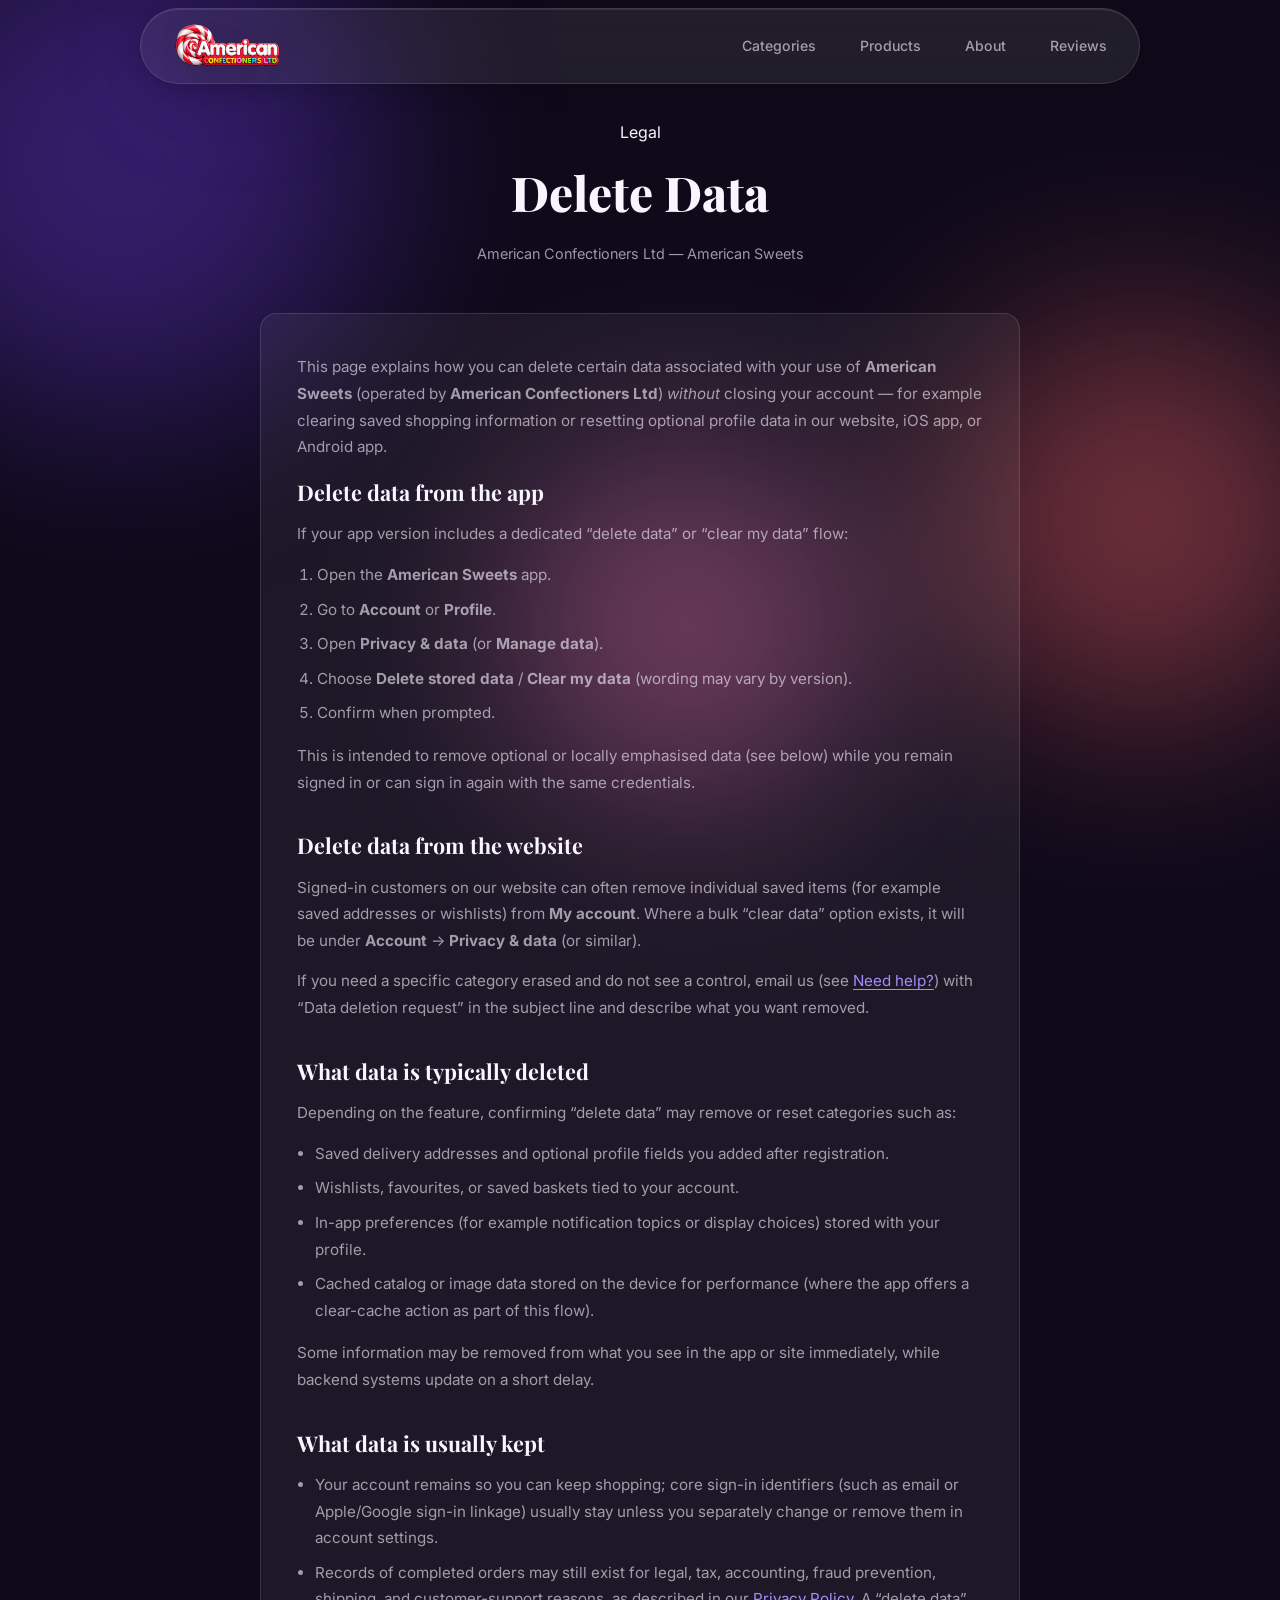
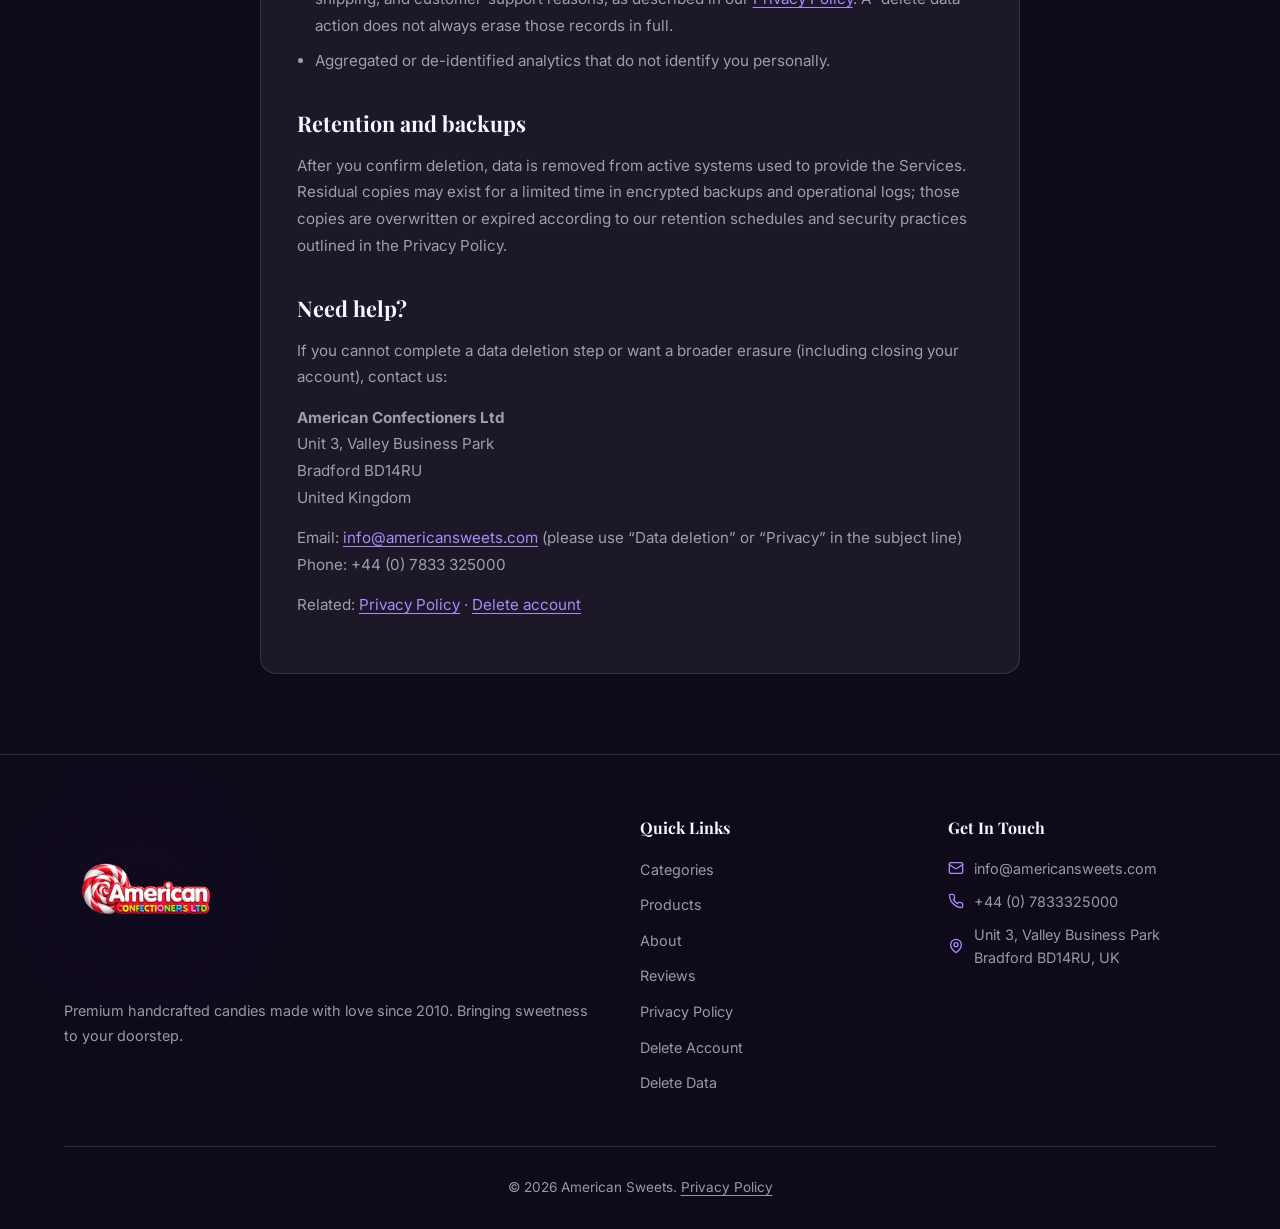
<file: delete-data.html>
<!DOCTYPE html>
<html lang="en">
<head>
<meta charset="UTF-8">
<meta name="viewport" content="width=device-width, initial-scale=1.0">
<title>Delete Data — American Sweets</title>
<meta name="description" content="How to delete your stored American Sweets data while keeping your account.">
<link href="https://fonts.googleapis.com/css2?family=Playfair+Display:wght@400;600;700;800;900&family=Inter:wght@300;400;500;600&display=swap" rel="stylesheet">
<link rel="stylesheet" href="style.css">
</head>
<body>

<div class="mesh-bg">
  <div class="mesh-orb"></div>
  <div class="mesh-orb"></div>
  <div class="mesh-orb"></div>
</div>

<nav id="navbar">
  <div class="container">
    <div class="nav-inner">
      <a href="index.html" class="logo" aria-label="American Confectioners Ltd — Home">
        <img src="assets/logo.png" alt="American Confectioners Ltd" class="logo-img" width="800" height="240">
      </a>
      <ul class="nav-links" id="navLinks">
        <li><a href="index.html#categories" onclick="closeMenu()">Categories</a></li>
        <li><a href="index.html#products" onclick="closeMenu()">Products</a></li>
        <li><a href="index.html#about" onclick="closeMenu()">About</a></li>
        <li><a href="index.html#reviews" onclick="closeMenu()">Reviews</a></li>
      </ul>
      <button class="burger" type="button" onclick="toggleMenu()" aria-label="Open menu">
        <span></span><span></span><span></span>
      </button>
    </div>
  </div>
</nav>

<main class="legal-page">
  <div class="container">
    <header class="legal-page__header">
      <p class="tag">Legal</p>
      <h1>Delete Data</h1>
      <p class="legal-page__meta">American Confectioners Ltd — American Sweets</p>
    </header>

    <div class="legal-page__body">
      <p>This page explains how you can delete certain data associated with your use of <strong>American Sweets</strong> (operated by <strong>American Confectioners Ltd</strong>) <em>without</em> closing your account — for example clearing saved shopping information or resetting optional profile data in our website, iOS app, or Android app.</p>

      <h2>Delete data from the app</h2>
      <p>If your app version includes a dedicated “delete data” or “clear my data” flow:</p>
      <ol>
        <li>Open the <strong>American Sweets</strong> app.</li>
        <li>Go to <strong>Account</strong> or <strong>Profile</strong>.</li>
        <li>Open <strong>Privacy &amp; data</strong> (or <strong>Manage data</strong>).</li>
        <li>Choose <strong>Delete stored data</strong> / <strong>Clear my data</strong> (wording may vary by version).</li>
        <li>Confirm when prompted.</li>
      </ol>
      <p>This is intended to remove optional or locally emphasised data (see below) while you remain signed in or can sign in again with the same credentials.</p>

      <h2>Delete data from the website</h2>
      <p>Signed-in customers on our website can often remove individual saved items (for example saved addresses or wishlists) from <strong>My account</strong>. Where a bulk “clear data” option exists, it will be under <strong>Account</strong> → <strong>Privacy &amp; data</strong> (or similar).</p>
      <p>If you need a specific category erased and do not see a control, email us (see <a href="#need-help">Need help?</a>) with “Data deletion request” in the subject line and describe what you want removed.</p>

      <h2>What data is typically deleted</h2>
      <p>Depending on the feature, confirming “delete data” may remove or reset categories such as:</p>
      <ul>
        <li>Saved delivery addresses and optional profile fields you added after registration.</li>
        <li>Wishlists, favourites, or saved baskets tied to your account.</li>
        <li>In-app preferences (for example notification topics or display choices) stored with your profile.</li>
        <li>Cached catalog or image data stored on the device for performance (where the app offers a clear-cache action as part of this flow).</li>
      </ul>
      <p>Some information may be removed from what you see in the app or site immediately, while backend systems update on a short delay.</p>

      <h2>What data is usually kept</h2>
      <ul>
        <li>Your account remains so you can keep shopping; core sign-in identifiers (such as email or Apple/Google sign-in linkage) usually stay unless you separately change or remove them in account settings.</li>
        <li>Records of completed orders may still exist for legal, tax, accounting, fraud prevention, shipping, and customer-support reasons, as described in our <a href="privacy.html">Privacy Policy</a>. A “delete data” action does not always erase those records in full.</li>
        <li>Aggregated or de-identified analytics that do not identify you personally.</li>
      </ul>

      <h2>Retention and backups</h2>
      <p>After you confirm deletion, data is removed from active systems used to provide the Services. Residual copies may exist for a limited time in encrypted backups and operational logs; those copies are overwritten or expired according to our retention schedules and security practices outlined in the Privacy Policy.</p>

      <h2 id="need-help">Need help?</h2>
      <p>If you cannot complete a data deletion step or want a broader erasure (including closing your account), contact us:</p>
      <p>
        <strong>American Confectioners Ltd</strong><br>
        Unit 3, Valley Business Park<br>
        Bradford BD14RU<br>
        United Kingdom
      </p>
      <p>
        Email: <a href="mailto:info@americansweets.com">info@americansweets.com</a> (please use “Data deletion” or “Privacy” in the subject line)<br>
        Phone: +44 (0) 7833 325000
      </p>
      <p>Related: <a href="privacy.html">Privacy Policy</a> · <a href="delete-account.html">Delete account</a></p>
    </div>
  </div>
</main>

<footer>
  <div class="container">
    <div class="footer-grid">
      <div>
        <a href="index.html" class="logo logo--footer" aria-label="American Confectioners Ltd — Home">
          <img src="assets/logo.png" alt="American Confectioners Ltd" class="logo-img" width="800" height="240">
        </a>
        <p style="color:var(--text-muted);font-size:0.9rem;line-height:1.7">Premium handcrafted candies made with love since 2010. Bringing sweetness to your doorstep.</p>
      </div>
      <div>
        <h4>Quick Links</h4>
        <ul>
          <li><a href="index.html#categories">Categories</a></li>
          <li><a href="index.html#products">Products</a></li>
          <li><a href="index.html#about">About</a></li>
          <li><a href="index.html#reviews">Reviews</a></li>
          <li><a href="privacy.html">Privacy Policy</a></li>
          <li><a href="delete-account.html">Delete Account</a></li>
          <li><a href="delete-data.html" aria-current="page">Delete Data</a></li>
        </ul>
      </div>
      <div>
        <h4>Get In Touch</h4>
        <div class="contact-item">
          <svg xmlns="http://www.w3.org/2000/svg" viewBox="0 0 24 24" fill="none" stroke="currentColor" stroke-width="2" stroke-linecap="round" stroke-linejoin="round"><rect width="20" height="16" x="2" y="4" rx="2"/><path d="m22 7-8.97 5.7a1.94 1.94 0 0 1-2.06 0L2 7"/></svg>
          info@americansweets.com
        </div>
        <div class="contact-item">
          <svg xmlns="http://www.w3.org/2000/svg" viewBox="0 0 24 24" fill="none" stroke="currentColor" stroke-width="2" stroke-linecap="round" stroke-linejoin="round"><path d="M22 16.92v3a2 2 0 0 1-2.18 2 19.79 19.79 0 0 1-8.63-3.07 19.5 19.5 0 0 1-6-6 19.79 19.79 0 0 1-3.07-8.67A2 2 0 0 1 4.11 2h3a2 2 0 0 1 2 1.72 12.84 12.84 0 0 0 .7 2.81 2 2 0 0 1-.45 2.11L8.09 9.91a16 16 0 0 0 6 6l1.27-1.27a2 2 0 0 1 2.11-.45 12.84 12.84 0 0 0 2.81.7A2 2 0 0 1 22 16.92z"/></svg>
          +44 (0) 7833325000
        </div>
        <div class="contact-item">
          <svg xmlns="http://www.w3.org/2000/svg" viewBox="0 0 24 24" fill="none" stroke="currentColor" stroke-width="2" stroke-linecap="round" stroke-linejoin="round"><path d="M20 10c0 6-8 12-8 12s-8-6-8-12a8 8 0 0 1 16 0Z"/><circle cx="12" cy="10" r="3"/></svg>
          Unit 3, Valley Business Park Bradford BD14RU, UK
        </div>
      </div>
    </div>
    <div class="footer-bottom">© 2026 American Sweets. <a href="privacy.html">Privacy Policy</a></div>
  </div>
</footer>

<script src="script.js"></script>
</body>
</html>
</file>
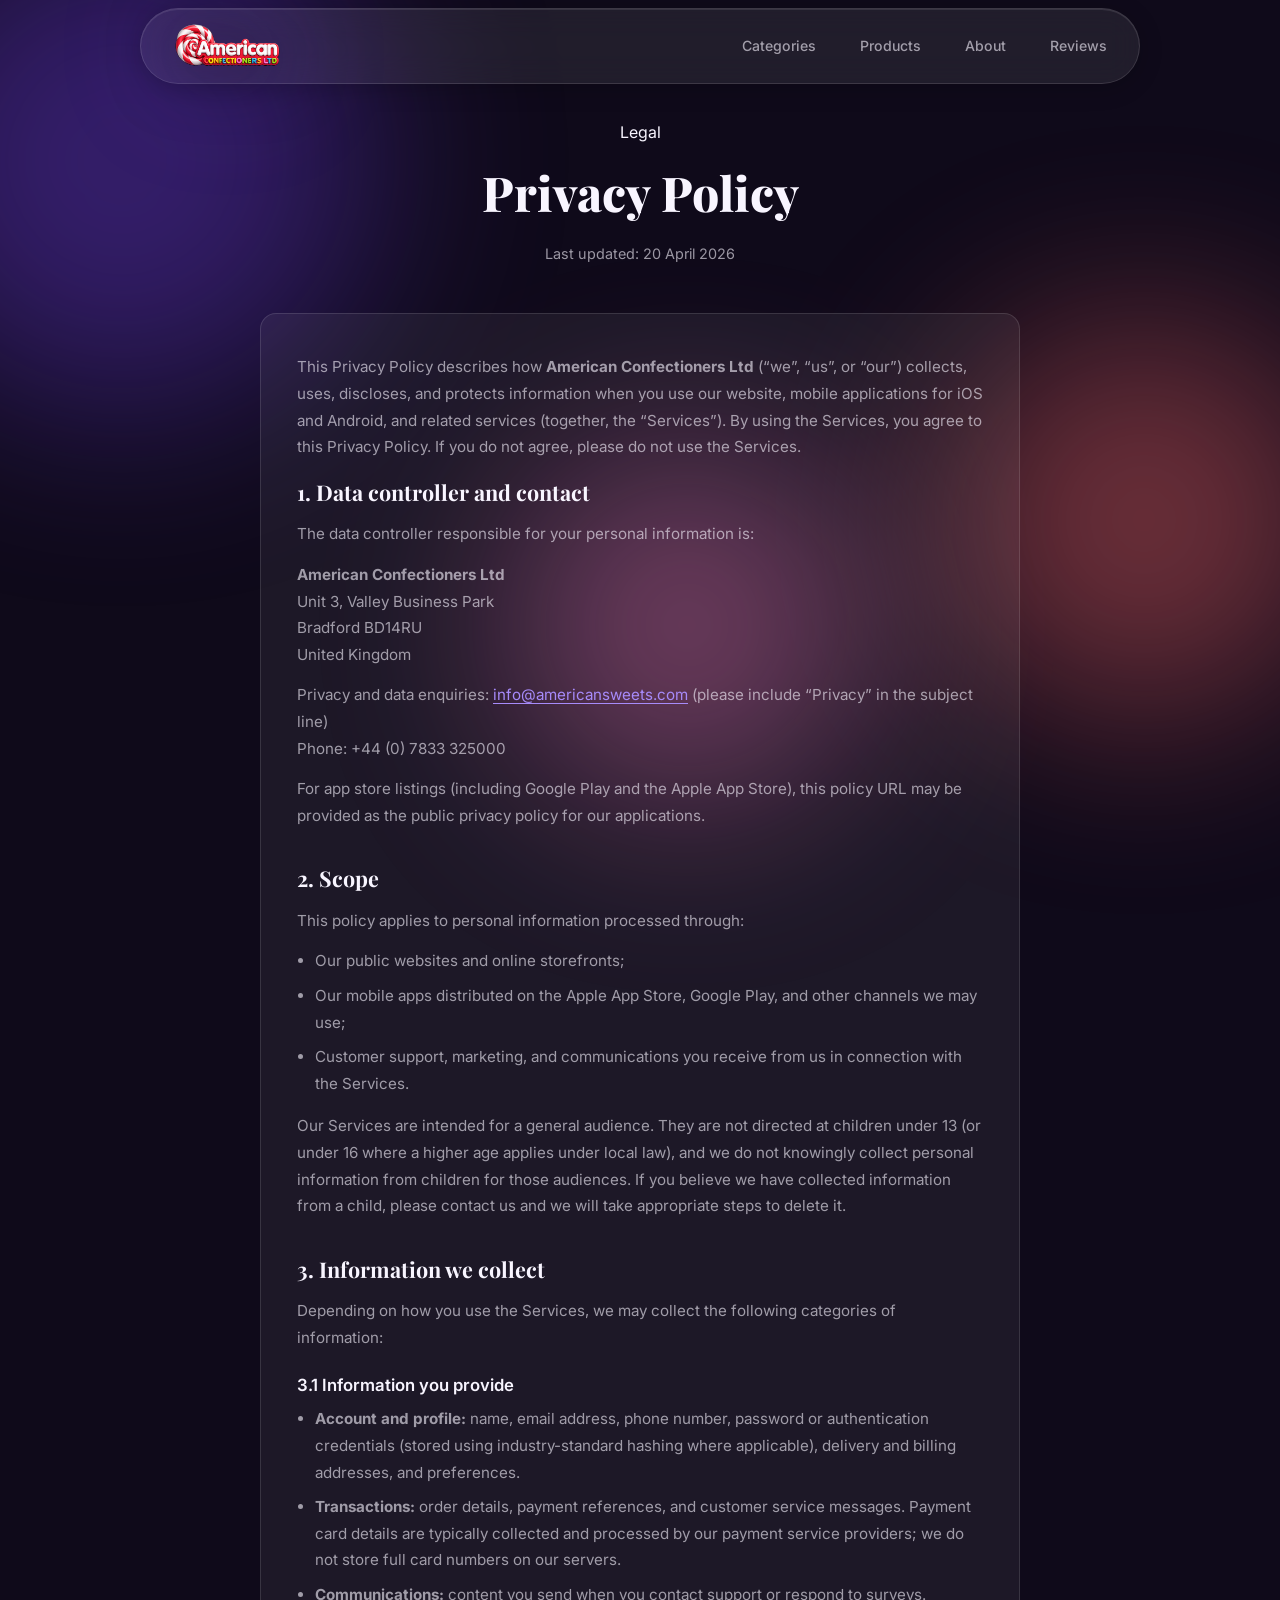
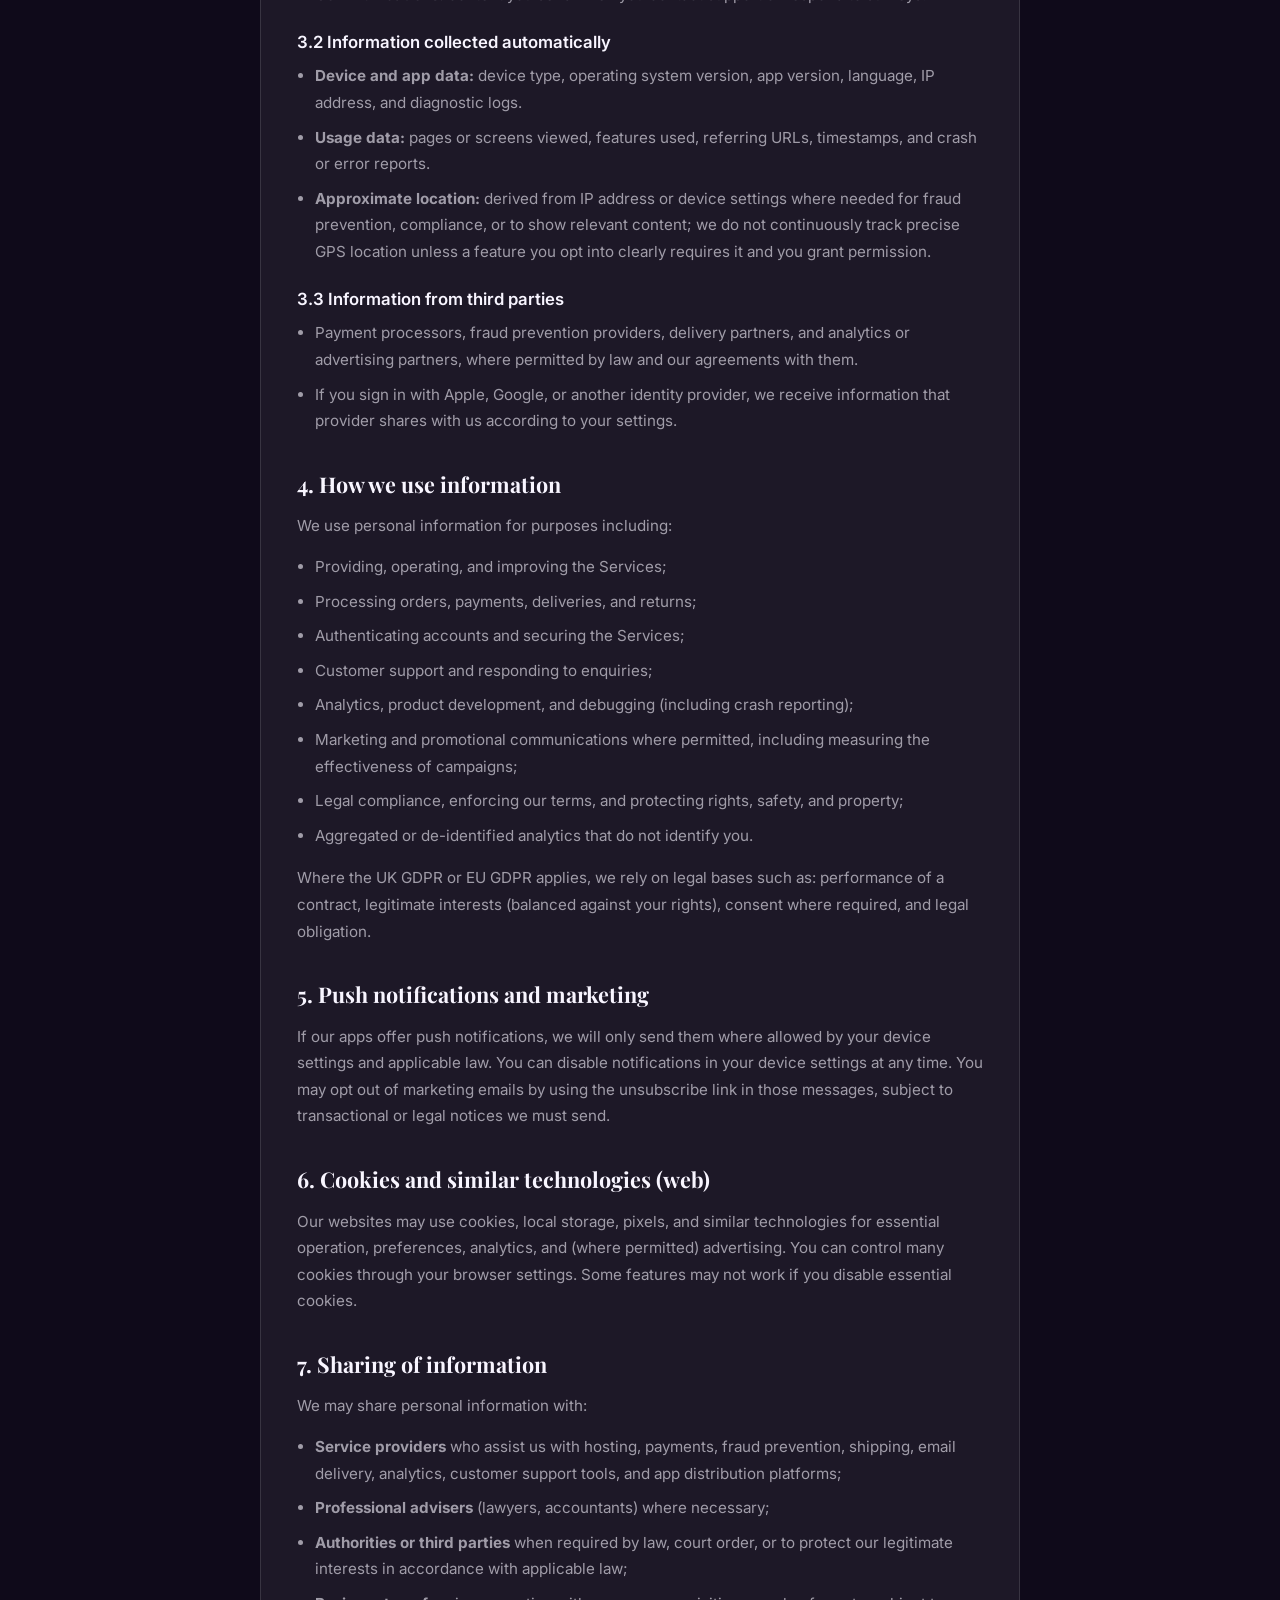
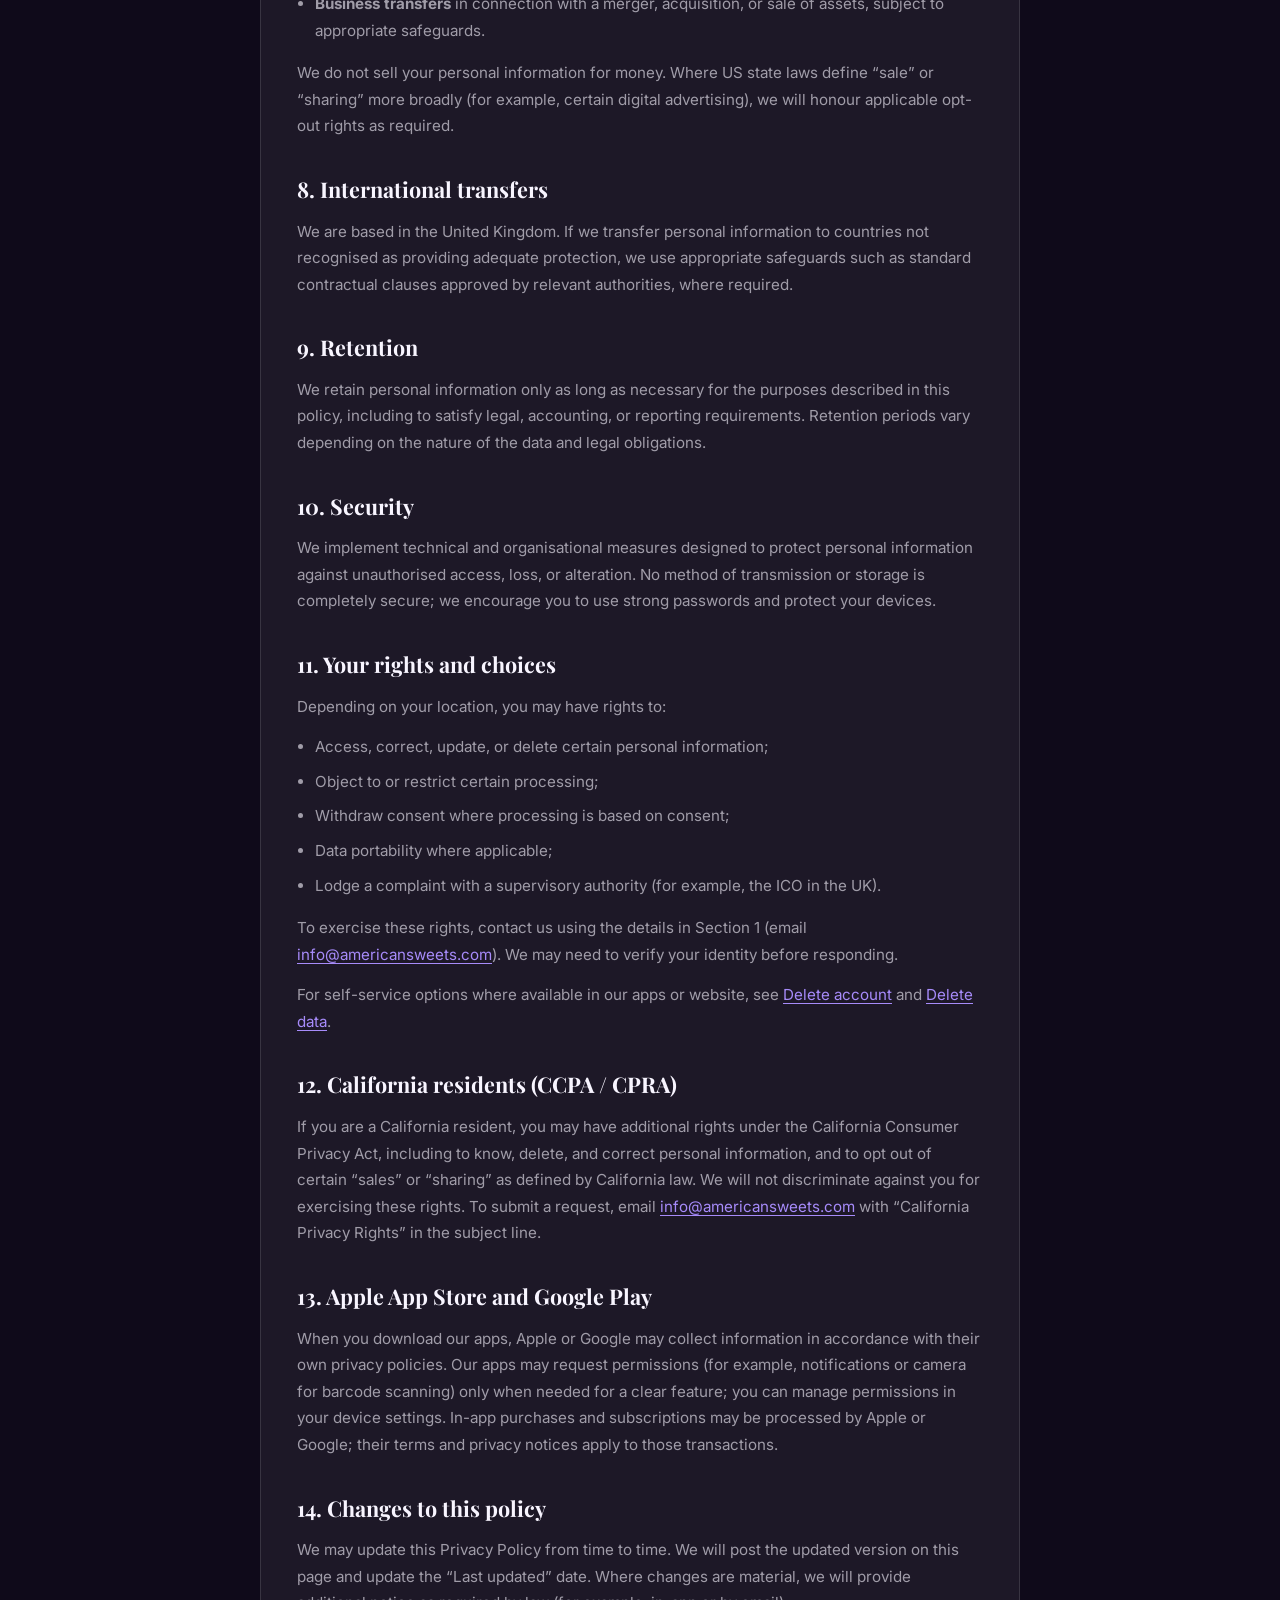
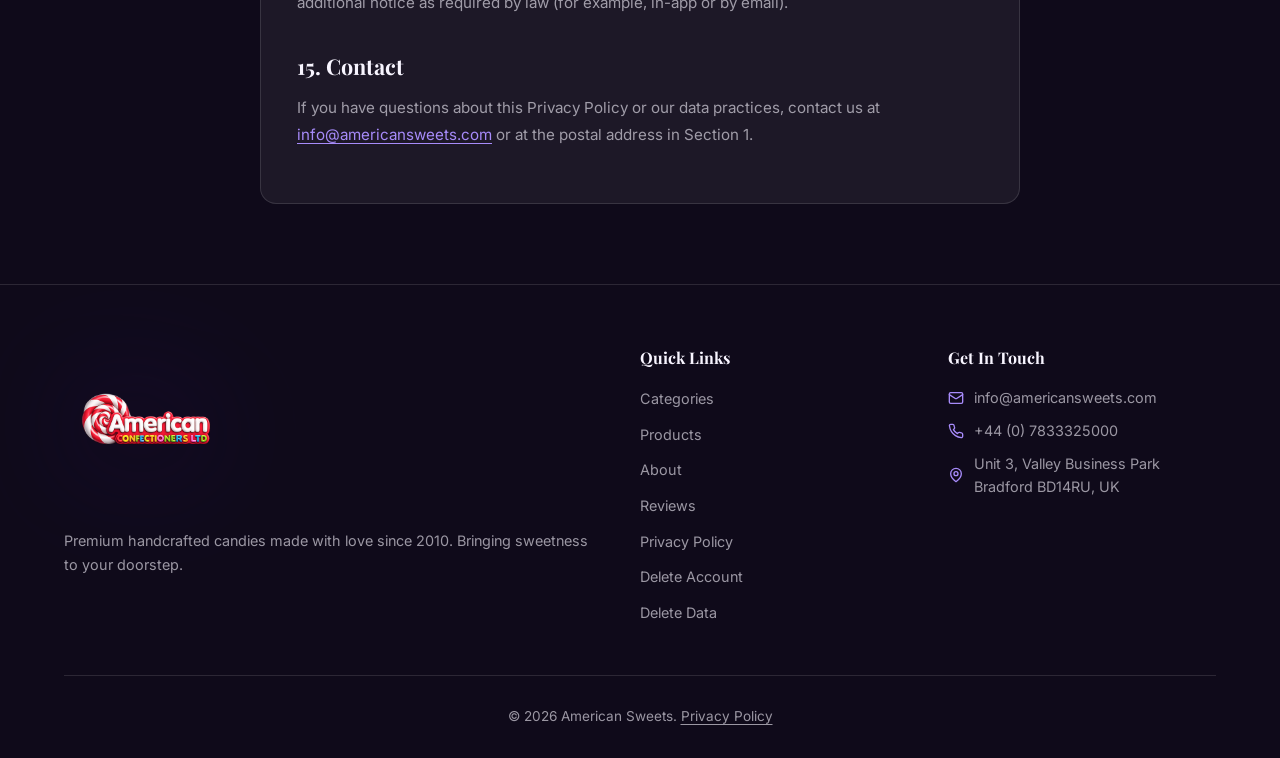
<file: privacy.html>
<!DOCTYPE html>
<html lang="en">
<head>
<meta charset="UTF-8">
<meta name="viewport" content="width=device-width, initial-scale=1.0">
<title>Privacy Policy — American Sweets</title>
<meta name="description" content="Privacy Policy for American Confectioners Ltd websites and mobile applications.">
<link href="https://fonts.googleapis.com/css2?family=Playfair+Display:wght@400;600;700;800;900&family=Inter:wght@300;400;500;600&display=swap" rel="stylesheet">
<link rel="stylesheet" href="style.css">
</head>
<body>

<div class="mesh-bg">
  <div class="mesh-orb"></div>
  <div class="mesh-orb"></div>
  <div class="mesh-orb"></div>
</div>

<nav id="navbar">
  <div class="container">
    <div class="nav-inner">
      <a href="index.html" class="logo" aria-label="American Confectioners Ltd — Home">
        <img src="assets/logo.png" alt="American Confectioners Ltd" class="logo-img" width="800" height="240">
      </a>
      <ul class="nav-links" id="navLinks">
        <li><a href="index.html#categories" onclick="closeMenu()">Categories</a></li>
        <li><a href="index.html#products" onclick="closeMenu()">Products</a></li>
        <li><a href="index.html#about" onclick="closeMenu()">About</a></li>
        <li><a href="index.html#reviews" onclick="closeMenu()">Reviews</a></li>
      </ul>
      <button class="burger" type="button" onclick="toggleMenu()" aria-label="Open menu">
        <span></span><span></span><span></span>
      </button>
    </div>
  </div>
</nav>

<main class="legal-page">
  <div class="container">
    <header class="legal-page__header">
      <p class="tag">Legal</p>
      <h1>Privacy Policy</h1>
      <p class="legal-page__meta">Last updated: 20 April 2026</p>
    </header>

    <div class="legal-page__body">
      <p>This Privacy Policy describes how <strong>American Confectioners Ltd</strong> (“we”, “us”, or “our”) collects, uses, discloses, and protects information when you use our website, mobile applications for iOS and Android, and related services (together, the “Services”). By using the Services, you agree to this Privacy Policy. If you do not agree, please do not use the Services.</p>

      <h2>1. Data controller and contact</h2>
      <p>The data controller responsible for your personal information is:</p>
      <p><strong>American Confectioners Ltd</strong><br>
      Unit 3, Valley Business Park<br>
      Bradford BD14RU<br>
      United Kingdom</p>
      <p>Privacy and data enquiries: <a href="mailto:info@americansweets.com">info@americansweets.com</a> (please include “Privacy” in the subject line)<br>
      Phone: +44 (0) 7833 325000</p>
      <p>For app store listings (including Google Play and the Apple App Store), this policy URL may be provided as the public privacy policy for our applications.</p>

      <h2>2. Scope</h2>
      <p>This policy applies to personal information processed through:</p>
      <ul>
        <li>Our public websites and online storefronts;</li>
        <li>Our mobile apps distributed on the Apple App Store, Google Play, and other channels we may use;</li>
        <li>Customer support, marketing, and communications you receive from us in connection with the Services.</li>
      </ul>
      <p>Our Services are intended for a general audience. They are not directed at children under 13 (or under 16 where a higher age applies under local law), and we do not knowingly collect personal information from children for those audiences. If you believe we have collected information from a child, please contact us and we will take appropriate steps to delete it.</p>

      <h2>3. Information we collect</h2>
      <p>Depending on how you use the Services, we may collect the following categories of information:</p>

      <h3>3.1 Information you provide</h3>
      <ul>
        <li><strong>Account and profile:</strong> name, email address, phone number, password or authentication credentials (stored using industry-standard hashing where applicable), delivery and billing addresses, and preferences.</li>
        <li><strong>Transactions:</strong> order details, payment references, and customer service messages. Payment card details are typically collected and processed by our payment service providers; we do not store full card numbers on our servers.</li>
        <li><strong>Communications:</strong> content you send when you contact support or respond to surveys.</li>
      </ul>

      <h3>3.2 Information collected automatically</h3>
      <ul>
        <li><strong>Device and app data:</strong> device type, operating system version, app version, language, IP address, and diagnostic logs.</li>
        <li><strong>Usage data:</strong> pages or screens viewed, features used, referring URLs, timestamps, and crash or error reports.</li>
        <li><strong>Approximate location:</strong> derived from IP address or device settings where needed for fraud prevention, compliance, or to show relevant content; we do not continuously track precise GPS location unless a feature you opt into clearly requires it and you grant permission.</li>
      </ul>

      <h3>3.3 Information from third parties</h3>
      <ul>
        <li>Payment processors, fraud prevention providers, delivery partners, and analytics or advertising partners, where permitted by law and our agreements with them.</li>
        <li>If you sign in with Apple, Google, or another identity provider, we receive information that provider shares with us according to your settings.</li>
      </ul>

      <h2>4. How we use information</h2>
      <p>We use personal information for purposes including:</p>
      <ul>
        <li>Providing, operating, and improving the Services;</li>
        <li>Processing orders, payments, deliveries, and returns;</li>
        <li>Authenticating accounts and securing the Services;</li>
        <li>Customer support and responding to enquiries;</li>
        <li>Analytics, product development, and debugging (including crash reporting);</li>
        <li>Marketing and promotional communications where permitted, including measuring the effectiveness of campaigns;</li>
        <li>Legal compliance, enforcing our terms, and protecting rights, safety, and property;</li>
        <li>Aggregated or de-identified analytics that do not identify you.</li>
      </ul>
      <p>Where the UK GDPR or EU GDPR applies, we rely on legal bases such as: performance of a contract, legitimate interests (balanced against your rights), consent where required, and legal obligation.</p>

      <h2>5. Push notifications and marketing</h2>
      <p>If our apps offer push notifications, we will only send them where allowed by your device settings and applicable law. You can disable notifications in your device settings at any time. You may opt out of marketing emails by using the unsubscribe link in those messages, subject to transactional or legal notices we must send.</p>

      <h2>6. Cookies and similar technologies (web)</h2>
      <p>Our websites may use cookies, local storage, pixels, and similar technologies for essential operation, preferences, analytics, and (where permitted) advertising. You can control many cookies through your browser settings. Some features may not work if you disable essential cookies.</p>

      <h2>7. Sharing of information</h2>
      <p>We may share personal information with:</p>
      <ul>
        <li><strong>Service providers</strong> who assist us with hosting, payments, fraud prevention, shipping, email delivery, analytics, customer support tools, and app distribution platforms;</li>
        <li><strong>Professional advisers</strong> (lawyers, accountants) where necessary;</li>
        <li><strong>Authorities or third parties</strong> when required by law, court order, or to protect our legitimate interests in accordance with applicable law;</li>
        <li><strong>Business transfers</strong> in connection with a merger, acquisition, or sale of assets, subject to appropriate safeguards.</li>
      </ul>
      <p>We do not sell your personal information for money. Where US state laws define “sale” or “sharing” more broadly (for example, certain digital advertising), we will honour applicable opt-out rights as required.</p>

      <h2>8. International transfers</h2>
      <p>We are based in the United Kingdom. If we transfer personal information to countries not recognised as providing adequate protection, we use appropriate safeguards such as standard contractual clauses approved by relevant authorities, where required.</p>

      <h2>9. Retention</h2>
      <p>We retain personal information only as long as necessary for the purposes described in this policy, including to satisfy legal, accounting, or reporting requirements. Retention periods vary depending on the nature of the data and legal obligations.</p>

      <h2>10. Security</h2>
      <p>We implement technical and organisational measures designed to protect personal information against unauthorised access, loss, or alteration. No method of transmission or storage is completely secure; we encourage you to use strong passwords and protect your devices.</p>

      <h2>11. Your rights and choices</h2>
      <p>Depending on your location, you may have rights to:</p>
      <ul>
        <li>Access, correct, update, or delete certain personal information;</li>
        <li>Object to or restrict certain processing;</li>
        <li>Withdraw consent where processing is based on consent;</li>
        <li>Data portability where applicable;</li>
        <li>Lodge a complaint with a supervisory authority (for example, the ICO in the UK).</li>
      </ul>
      <p>To exercise these rights, contact us using the details in Section 1 (email <a href="mailto:info@americansweets.com">info@americansweets.com</a>). We may need to verify your identity before responding.</p>
      <p>For self-service options where available in our apps or website, see <a href="delete-account.html">Delete account</a> and <a href="delete-data.html">Delete data</a>.</p>

      <h2>12. California residents (CCPA / CPRA)</h2>
      <p>If you are a California resident, you may have additional rights under the California Consumer Privacy Act, including to know, delete, and correct personal information, and to opt out of certain “sales” or “sharing” as defined by California law. We will not discriminate against you for exercising these rights. To submit a request, email <a href="mailto:info@americansweets.com">info@americansweets.com</a> with “California Privacy Rights” in the subject line.</p>

      <h2>13. Apple App Store and Google Play</h2>
      <p>When you download our apps, Apple or Google may collect information in accordance with their own privacy policies. Our apps may request permissions (for example, notifications or camera for barcode scanning) only when needed for a clear feature; you can manage permissions in your device settings. In-app purchases and subscriptions may be processed by Apple or Google; their terms and privacy notices apply to those transactions.</p>

      <h2>14. Changes to this policy</h2>
      <p>We may update this Privacy Policy from time to time. We will post the updated version on this page and update the “Last updated” date. Where changes are material, we will provide additional notice as required by law (for example, in-app or by email).</p>

      <h2>15. Contact</h2>
      <p>If you have questions about this Privacy Policy or our data practices, contact us at <a href="mailto:info@americansweets.com">info@americansweets.com</a> or at the postal address in Section 1.</p>
    </div>
  </div>
</main>

<footer>
  <div class="container">
    <div class="footer-grid">
      <div>
        <a href="index.html" class="logo logo--footer" aria-label="American Confectioners Ltd — Home">
          <img src="assets/logo.png" alt="American Confectioners Ltd" class="logo-img" width="800" height="240">
        </a>
        <p style="color:var(--text-muted);font-size:0.9rem;line-height:1.7">Premium handcrafted candies made with love since 2010. Bringing sweetness to your doorstep.</p>
      </div>
      <div>
        <h4>Quick Links</h4>
        <ul>
          <li><a href="index.html#categories">Categories</a></li>
          <li><a href="index.html#products">Products</a></li>
          <li><a href="index.html#about">About</a></li>
          <li><a href="index.html#reviews">Reviews</a></li>
          <li><a href="privacy.html" aria-current="page">Privacy Policy</a></li>
          <li><a href="delete-account.html">Delete Account</a></li>
          <li><a href="delete-data.html">Delete Data</a></li>
        </ul>
      </div>
      <div>
        <h4>Get In Touch</h4>
        <div class="contact-item">
          <svg xmlns="http://www.w3.org/2000/svg" viewBox="0 0 24 24" fill="none" stroke="currentColor" stroke-width="2" stroke-linecap="round" stroke-linejoin="round"><rect width="20" height="16" x="2" y="4" rx="2"/><path d="m22 7-8.97 5.7a1.94 1.94 0 0 1-2.06 0L2 7"/></svg>
          info@americansweets.com
        </div>
        <div class="contact-item">
          <svg xmlns="http://www.w3.org/2000/svg" viewBox="0 0 24 24" fill="none" stroke="currentColor" stroke-width="2" stroke-linecap="round" stroke-linejoin="round"><path d="M22 16.92v3a2 2 0 0 1-2.18 2 19.79 19.79 0 0 1-8.63-3.07 19.5 19.5 0 0 1-6-6 19.79 19.79 0 0 1-3.07-8.67A2 2 0 0 1 4.11 2h3a2 2 0 0 1 2 1.72 12.84 12.84 0 0 0 .7 2.81 2 2 0 0 1-.45 2.11L8.09 9.91a16 16 0 0 0 6 6l1.27-1.27a2 2 0 0 1 2.11-.45 12.84 12.84 0 0 0 2.81.7A2 2 0 0 1 22 16.92z"/></svg>
          +44 (0) 7833325000
        </div>
        <div class="contact-item">
          <svg xmlns="http://www.w3.org/2000/svg" viewBox="0 0 24 24" fill="none" stroke="currentColor" stroke-width="2" stroke-linecap="round" stroke-linejoin="round"><path d="M20 10c0 6-8 12-8 12s-8-6-8-12a8 8 0 0 1 16 0Z"/><circle cx="12" cy="10" r="3"/></svg>
          Unit 3, Valley Business Park Bradford BD14RU, UK
        </div>
      </div>
    </div>
    <div class="footer-bottom">© 2026 American Sweets. <a href="privacy.html">Privacy Policy</a></div>
  </div>
</footer>

<script src="script.js"></script>
</body>
</html>
</file>
<file: style.css>
*,*::before,*::after{box-sizing:border-box;margin:0;padding:0}
:root{
  --primary:#6C3CE1;--primary-light:#A78BFA;--primary-dark:#4C1D95;
  --accent:#F59E0B;--accent-light:#FCD34D;
  --coral:#FF6B6B;--mint:#6EE7B7;--pink:#F472B6;
  --bg:#0F0A1A;--bg-card:rgba(255,255,255,0.06);
  --glass:rgba(255,255,255,0.08);--glass-border:rgba(255,255,255,0.12);
  --text:#F8F5FF;--text-muted:rgba(248,245,255,0.6);
  --shadow-glow:0 0 60px rgba(108,60,225,0.3);
  --radius:16px;
}
body{font-family:'Inter',sans-serif;background:var(--bg);color:var(--text);overflow-x:hidden;line-height:1.6}
h1,h2,h3,h4{font-family:'Playfair Display',serif}
a{text-decoration:none;color:inherit}
.container{max-width:1200px;margin:0 auto;padding:0 24px}

/* Mesh BG */
.mesh-bg{position:fixed;top:0;left:0;width:100%;height:100%;z-index:-1;pointer-events:none}
.mesh-orb{position:absolute;border-radius:50%;filter:blur(100px);opacity:0.4;animation:floatOrb 20s ease-in-out infinite}
.mesh-orb:nth-child(1){width:500px;height:500px;background:var(--primary);top:-10%;left:-10%;animation-delay:0s}
.mesh-orb:nth-child(2){width:400px;height:400px;background:var(--coral);bottom:20%;right:-5%;animation-delay:-7s}
.mesh-orb:nth-child(3){width:350px;height:350px;background:var(--pink);top:50%;left:40%;animation-delay:-14s}
@keyframes floatOrb{0%,100%{transform:translate(0,0) scale(1)}25%{transform:translate(30px,-50px) scale(1.1)}50%{transform:translate(-20px,40px) scale(0.9)}75%{transform:translate(40px,20px) scale(1.05)}}

/* NAV */
nav{position:fixed;top:0;left:0;right:0;z-index:100;padding:0;transition:all .4s;overflow:visible}
nav.scrolled{background:rgba(15,10,26,0.7);backdrop-filter:blur(24px);padding:0}
nav.scrolled .nav-inner{box-shadow:0 8px 32px rgba(108,60,225,0.3),0 2px 8px rgba(0,0,0,0.4),inset 0 1px 0 rgba(255,255,255,0.15);border-color:rgba(108,60,225,0.3)}
.nav-inner{display:flex;align-items:center;justify-content:space-between;max-width:1000px;margin:8px auto 0;background:var(--glass);backdrop-filter:blur(16px);border:1px solid var(--glass-border);border-radius:40px;padding:0 20px;box-shadow:0 4px 24px rgba(0,0,0,0.2),inset 0 1px 0 rgba(255,255,255,0.1);overflow:visible}
nav::after{content:'';position:absolute;bottom:-4px;left:50%;transform:translateX(-50%);width:60%;height:8px;background:linear-gradient(90deg,transparent,var(--primary),transparent);filter:blur(8px);opacity:0;transition:opacity .4s}
nav.scrolled::after{opacity:1}
.logo{display:flex;align-items:center;line-height:0;flex-shrink:0}
/* Negative margins shrink the flex row height while the image still paints at full size */
nav .logo{margin:-38px 0;padding-top:14px;padding-bottom:0;position:relative;z-index:2}
/* Lighten drops solid black (#000) to the backdrop so the logo reads on the glass bar without a box */
.logo-img{
  height:136px;width:auto;max-width:min(760px,90vw);object-fit:contain;display:block;
  mix-blend-mode:lighten;
  filter:drop-shadow(0 4px 32px rgba(0,0,0,0.55)) drop-shadow(0 0 56px rgba(108,60,225,0.35));
}
.logo--footer{display:block;margin-bottom:16px}
.logo--footer .logo-img{height:168px;max-width:min(840px,95vw);filter:drop-shadow(0 8px 40px rgba(0,0,0,0.5)) drop-shadow(0 0 64px rgba(108,60,225,0.3))}
@media(max-width:768px){
  .logo-img{height:108px;max-width:min(600px,88vw)}
  .logo--footer .logo-img{height:136px;max-width:min(720px,95vw)}
  nav .logo{margin:-30px 0;padding-top:10px}
}
.nav-links{display:flex;gap:20px;list-style:none}
.nav-links a{font-size:0.88rem;font-weight:500;color:var(--text-muted);transition:all .3s;padding:4px 12px;border-radius:50px}
.nav-links a:hover{color:var(--text);background:rgba(108,60,225,0.2);box-shadow:0 0 12px rgba(108,60,225,0.3)}
.burger{display:none;flex-direction:column;gap:5px;cursor:pointer;background:none;border:none;padding:4px}
.burger span{width:24px;height:2px;background:var(--text);border-radius:2px;transition:all .3s}
@media(max-width:768px){
  .burger{display:flex}
  .nav-links{position:fixed;top:0;left:0;right:0;bottom:0;background:rgba(15,10,26,0.97);backdrop-filter:blur(20px);flex-direction:column;align-items:center;justify-content:center;gap:40px;opacity:0;pointer-events:none;transition:opacity .4s}
  .nav-links.open{opacity:1;pointer-events:all}
  .nav-links a{font-size:1.4rem}
}

/* HERO */
.hero{min-height:100vh;display:flex;align-items:center;padding:140px 0 80px;position:relative}
.hero-grid{display:grid;grid-template-columns:1fr 1fr;gap:60px;align-items:center}
.hero-badge{display:inline-flex;align-items:center;gap:8px;background:var(--glass);border:1px solid var(--glass-border);border-radius:50px;padding:8px 20px 8px 8px;font-size:0.85rem;margin-bottom:24px}
.hero-badge span{background:linear-gradient(135deg,var(--primary),var(--coral));border-radius:50px;padding:4px 12px;font-size:0.75rem;font-weight:600}
.hero h1{font-size:clamp(2.5rem,5vw,4.5rem);font-weight:900;line-height:1.1;margin-bottom:24px}
.hero h1 .gradient{background:linear-gradient(135deg,var(--primary-light),var(--accent),var(--coral));-webkit-background-clip:text;-webkit-text-fill-color:transparent}
.hero p{font-size:1.15rem;color:var(--text-muted);max-width:480px;margin-bottom:36px}
.hero-btns{display:flex;gap:16px;flex-wrap:wrap}
.btn-primary{background:linear-gradient(135deg,var(--primary),var(--primary-dark));color:#fff;padding:16px 36px;border-radius:50px;font-weight:600;font-size:1rem;border:none;cursor:pointer;transition:all .3s;box-shadow:0 4px 30px rgba(108,60,225,0.4)}
.btn-primary:hover{transform:translateY(-2px);box-shadow:0 8px 40px rgba(108,60,225,0.5)}
.btn-ghost{background:var(--glass);border:1px solid var(--glass-border);color:var(--text);padding:16px 36px;border-radius:50px;font-weight:500;cursor:pointer;transition:all .3s}
.btn-ghost:hover{background:rgba(255,255,255,0.12)}
.hero-img-wrap{position:relative;perspective:1000px}
.hero-img-3d{transform-style:preserve-3d;transition:transform 0.3s ease-out}
.hero-img{width:100%;border-radius:24px;box-shadow:var(--shadow-glow);aspect-ratio:1;object-fit:cover}
.hero-float{position:absolute;background:var(--glass);backdrop-filter:blur(16px);border:1px solid var(--glass-border);border-radius:16px;padding:14px 20px;font-size:0.85rem;font-weight:500;animation:floatCard 6s ease-in-out infinite}
.hero-float:nth-child(2){top:10%;right:-10%;animation-delay:-2s}
.hero-float:nth-child(3){bottom:15%;left:-8%;animation-delay:-4s}
@keyframes floatCard{0%,100%{transform:translateY(0)}50%{transform:translateY(-12px)}}
@media(max-width:768px){.hero-grid{grid-template-columns:1fr;text-align:center}.hero p{margin:0 auto 36px}.hero-btns{justify-content:center}.hero-img-wrap{max-width:400px;margin:0 auto}.hero-float{display:none}}

/* MARQUEE */
.marquee{padding:20px 0;border-top:1px solid var(--glass-border);border-bottom:1px solid var(--glass-border);overflow:hidden;background:var(--glass)}
.marquee-track{display:flex;gap:48px;animation:scroll 25s linear infinite;width:max-content}
.marquee-track span{font-family:'Playfair Display',serif;font-size:1.1rem;font-weight:600;white-space:nowrap;color:var(--text-muted)}
@keyframes scroll{0%{transform:translateX(0)}100%{transform:translateX(-50%)}}

/* PROMO */
.promo{padding:24px 0}
.promo-grid{display:grid;grid-template-columns:repeat(4,1fr);gap:20px}
.promo-card{background:var(--bg-card);border:1px solid var(--glass-border);border-radius:var(--radius);padding:28px;text-align:center;transition:all .3s}
.promo-card:hover{background:var(--glass);transform:translateY(-4px)}
.promo-card .icon{font-size:2rem;margin-bottom:12px}
.promo-card h4{font-size:0.95rem;font-weight:600;margin-bottom:4px}
.promo-card p{font-size:0.8rem;color:var(--text-muted)}
@media(max-width:768px){.promo-grid{grid-template-columns:repeat(2,1fr)}}

/* SECTIONS */
.section{padding:100px 0}
.section-head{text-align:center;margin-bottom:60px}
.section-head .tag{font-size:0.85rem;font-weight:600;color:var(--primary-light);text-transform:uppercase;letter-spacing:2px;margin-bottom:12px}
.section-head h2{font-size:clamp(2rem,4vw,3.2rem);font-weight:800}
.section-head p{color:var(--text-muted);margin-top:12px;max-width:500px;margin-left:auto;margin-right:auto}

/* CATEGORIES */
.cat-grid{display:grid;grid-template-columns:repeat(3,1fr);gap:24px}
.cat-card{position:relative;border-radius:20px;overflow:hidden;aspect-ratio:1;cursor:pointer}
.cat-card img{width:100%;height:100%;object-fit:cover;transition:transform .6s}
.cat-card:hover img{transform:scale(1.1)}
.cat-card .overlay{position:absolute;inset:0;background:linear-gradient(to top,rgba(15,10,26,0.8),transparent);display:flex;flex-direction:column;justify-content:flex-end;padding:24px}
.cat-card .overlay .emoji{font-size:2rem;margin-bottom:4px}
.cat-card .overlay h3{font-size:1.2rem;font-weight:700}
@media(max-width:768px){.cat-grid{grid-template-columns:repeat(2,1fr)}}

/* BANNER */
.banner{padding:0 0 100px}
.banner-inner{background:linear-gradient(135deg,var(--primary-dark),var(--primary),var(--coral));border-radius:24px;padding:60px;display:grid;grid-template-columns:1fr 1fr;gap:40px;align-items:center;position:relative;overflow:hidden}
.banner-inner::before{content:'';position:absolute;width:300px;height:300px;background:rgba(255,255,255,0.08);border-radius:50%;top:-80px;right:-80px}
.banner h2{font-size:clamp(1.8rem,3vw,2.8rem);font-weight:800;margin-bottom:16px}
.banner p{color:rgba(255,255,255,0.8);margin-bottom:28px;font-size:1.05rem}
.banner img{width:100%;border-radius:16px;object-fit:cover;aspect-ratio:4/3}
@media(max-width:768px){.banner-inner{grid-template-columns:1fr;text-align:center;padding:40px 24px}}

/* PRODUCTS */
.prod-grid{display:grid;grid-template-columns:repeat(3,1fr);gap:28px}
.prod-card{background:var(--bg-card);border:1px solid var(--glass-border);border-radius:20px;overflow:hidden;transition:all .4s}
.prod-card:hover{transform:translateY(-6px);box-shadow:var(--shadow-glow)}
.prod-card img{width:100%;aspect-ratio:1;object-fit:cover}
.prod-card .info{padding:24px}
.prod-card .badge{display:inline-block;background:linear-gradient(135deg,var(--primary),var(--primary-light));padding:4px 14px;border-radius:50px;font-size:0.7rem;font-weight:600;text-transform:uppercase;letter-spacing:1px;margin-bottom:12px}
.prod-card h3{font-size:1.15rem;font-weight:700;margin-bottom:8px}
.prod-card .price{font-size:1.4rem;font-weight:800;background:linear-gradient(135deg,var(--accent),var(--coral));-webkit-background-clip:text;-webkit-text-fill-color:transparent}
.prod-card .unit{font-size:0.8rem;color:var(--text-muted);margin-left:4px;-webkit-text-fill-color:var(--text-muted)}
@media(max-width:768px){.prod-grid{grid-template-columns:repeat(2,1fr);gap:16px}}
@media(max-width:480px){.prod-grid{grid-template-columns:1fr}}

/* ABOUT */
.about-grid{display:grid;grid-template-columns:1fr 1fr;gap:60px;align-items:center}
.about-grid img{width:100%;border-radius:20px;object-fit:cover;aspect-ratio:4/3}
.about-grid h2{font-size:clamp(1.8rem,3vw,2.8rem);font-weight:800;margin-bottom:20px}
.about-grid p{color:var(--text-muted);line-height:1.8;margin-bottom:24px}
.stats{display:grid;grid-template-columns:repeat(3,1fr);gap:20px}
.stat{text-align:center;padding:16px;background:var(--glass);border:1px solid var(--glass-border);border-radius:var(--radius)}
.stat .num{font-family:'Playfair Display',serif;font-size:1.8rem;font-weight:800;background:linear-gradient(135deg,var(--primary-light),var(--accent));-webkit-background-clip:text;-webkit-text-fill-color:transparent}
.stat .label{font-size:0.75rem;color:var(--text-muted);margin-top:4px}
@media(max-width:768px){.about-grid{grid-template-columns:1fr}.about-grid img{max-width:400px;margin:0 auto}}

/* TESTIMONIALS */
.test-grid{display:grid;grid-template-columns:repeat(3,1fr);gap:28px}
.test-card{background:var(--bg-card);border:1px solid var(--glass-border);border-radius:20px;padding:32px;transition:all .3s}
.test-card:hover{background:var(--glass)}
.test-card .stars{color:var(--accent);font-size:1.1rem;margin-bottom:16px}
.test-card blockquote{color:var(--text-muted);font-size:0.95rem;line-height:1.7;margin-bottom:20px;font-style:italic}
.test-card .author{font-weight:600;font-size:0.9rem}
.test-card .role{font-size:0.8rem;color:var(--text-muted)}
@media(max-width:768px){.test-grid{grid-template-columns:1fr}}

/* FOOTER */
footer{padding:60px 0 30px;border-top:1px solid var(--glass-border)}
.footer-grid{display:grid;grid-template-columns:2fr 1fr 1fr;gap:40px;margin-bottom:40px}
.footer-grid h4{font-family:'Playfair Display',serif;font-size:1rem;font-weight:700;margin-bottom:16px}
.footer-grid ul{list-style:none}
.footer-grid li{margin-bottom:10px}
.footer-grid a{color:var(--text-muted);font-size:0.9rem;transition:color .3s}
.footer-grid a:hover{color:var(--text)}
.footer-bottom{text-align:center;color:var(--text-muted);font-size:0.85rem;padding-top:30px;border-top:1px solid var(--glass-border)}
.social-links{display:flex;gap:12px;margin-top:16px}
.social-link{width:40px;height:40px;border-radius:50%;background:var(--glass);border:1px solid var(--glass-border);display:flex;align-items:center;justify-content:center;transition:all .3s;color:var(--text-muted)}
.social-link:hover{color:var(--text);background:rgba(108,60,225,0.2)}
.social-link svg{width:18px;height:18px}
.contact-item{display:flex;align-items:center;gap:10px;color:var(--text-muted);font-size:0.9rem;margin-bottom:10px}
.contact-item svg{width:16px;height:16px;color:var(--primary-light);flex-shrink:0}
@media(max-width:768px){.footer-grid{grid-template-columns:1fr}}

/* Legal pages (Privacy Policy, etc.) */
.legal-page{padding:120px 0 80px;min-height:60vh}
.legal-page__header{text-align:center;margin-bottom:48px}
.legal-page__header h1{font-size:clamp(2rem,4vw,3rem);font-weight:800;margin-top:8px}
.legal-page__meta{color:var(--text-muted);font-size:0.9rem;margin-top:12px}
.legal-page__body{max-width:760px;margin:0 auto;background:var(--bg-card);border:1px solid var(--glass-border);border-radius:var(--radius);padding:40px 36px}
.legal-page__body h2{font-size:1.35rem;font-weight:700;margin:2rem 0 12px}
.legal-page__body h2:first-of-type{margin-top:0}
.legal-page__body h3{font-size:1.05rem;font-weight:600;margin:1.25rem 0 8px;font-family:'Inter',sans-serif}
.legal-page__body p,.legal-page__body li{color:var(--text-muted);font-size:0.95rem;line-height:1.75;margin-bottom:14px}
.legal-page__body ul{margin:0 0 16px 1.1rem;padding:0}
.legal-page__body ol{margin:0 0 16px 1.25rem;padding:0}
.legal-page__body li{margin-bottom:8px}
.legal-page__body a{color:var(--primary-light);text-decoration:underline;text-underline-offset:3px}
.legal-page__body a:hover{color:var(--text)}
.footer-bottom a{color:var(--text-muted);text-decoration:underline;text-underline-offset:3px}
.footer-bottom a:hover{color:var(--text)}
@media(max-width:768px){.legal-page__body{padding:28px 20px}}
</file>
<file: american-sweets-project/style.css>
*,*::before,*::after{box-sizing:border-box;margin:0;padding:0}
:root{
  --primary:#6C3CE1;--primary-light:#A78BFA;--primary-dark:#4C1D95;
  --accent:#F59E0B;--accent-light:#FCD34D;
  --coral:#FF6B6B;--mint:#6EE7B7;--pink:#F472B6;
  --bg:#0F0A1A;--bg-card:rgba(255,255,255,0.06);
  --glass:rgba(255,255,255,0.08);--glass-border:rgba(255,255,255,0.12);
  --text:#F8F5FF;--text-muted:rgba(248,245,255,0.6);
  --shadow-glow:0 0 60px rgba(108,60,225,0.3);
  --radius:16px;
}
body{font-family:'Inter',sans-serif;background:var(--bg);color:var(--text);overflow-x:hidden;line-height:1.6}
h1,h2,h3,h4{font-family:'Playfair Display',serif}
a{text-decoration:none;color:inherit}
.container{max-width:1200px;margin:0 auto;padding:0 24px}

/* Mesh BG */
.mesh-bg{position:fixed;top:0;left:0;width:100%;height:100%;z-index:-1;pointer-events:none}
.mesh-orb{position:absolute;border-radius:50%;filter:blur(100px);opacity:0.4;animation:floatOrb 20s ease-in-out infinite}
.mesh-orb:nth-child(1){width:500px;height:500px;background:var(--primary);top:-10%;left:-10%;animation-delay:0s}
.mesh-orb:nth-child(2){width:400px;height:400px;background:var(--coral);bottom:20%;right:-5%;animation-delay:-7s}
.mesh-orb:nth-child(3){width:350px;height:350px;background:var(--pink);top:50%;left:40%;animation-delay:-14s}
@keyframes floatOrb{0%,100%{transform:translate(0,0) scale(1)}25%{transform:translate(30px,-50px) scale(1.1)}50%{transform:translate(-20px,40px) scale(0.9)}75%{transform:translate(40px,20px) scale(1.05)}}

/* NAV */
nav{position:fixed;top:0;left:0;right:0;z-index:100;padding:16px 0;transition:all .4s}
nav.scrolled{background:rgba(15,10,26,0.7);backdrop-filter:blur(24px);padding:10px 0}
nav.scrolled .nav-inner{box-shadow:0 8px 32px rgba(108,60,225,0.3),0 2px 8px rgba(0,0,0,0.4),inset 0 1px 0 rgba(255,255,255,0.15);border-color:rgba(108,60,225,0.3)}
.nav-inner{display:flex;align-items:center;justify-content:space-between;max-width:900px;margin:0 auto;background:var(--glass);backdrop-filter:blur(16px);border:1px solid var(--glass-border);border-radius:60px;padding:12px 28px;box-shadow:0 4px 24px rgba(0,0,0,0.2),inset 0 1px 0 rgba(255,255,255,0.1)}
nav::after{content:'';position:absolute;bottom:-4px;left:50%;transform:translateX(-50%);width:60%;height:8px;background:linear-gradient(90deg,transparent,var(--primary),transparent);filter:blur(8px);opacity:0;transition:opacity .4s}
nav.scrolled::after{opacity:1}
.logo{font-family:'Playfair Display',serif;font-size:1.6rem;font-weight:800;background:linear-gradient(135deg,var(--primary-light),var(--accent));-webkit-background-clip:text;-webkit-text-fill-color:transparent;filter:drop-shadow(0 2px 4px rgba(108,60,225,0.4));letter-spacing:0.5px}
.nav-links{display:flex;gap:32px;list-style:none}
.nav-links a{font-size:0.9rem;font-weight:500;color:var(--text-muted);transition:all .3s;padding:6px 16px;border-radius:50px}
.nav-links a:hover{color:var(--text);background:rgba(108,60,225,0.2);box-shadow:0 0 12px rgba(108,60,225,0.3)}
.burger{display:none;flex-direction:column;gap:5px;cursor:pointer;background:none;border:none;padding:4px}
.burger span{width:24px;height:2px;background:var(--text);border-radius:2px;transition:all .3s}
@media(max-width:768px){
  .burger{display:flex}
  .nav-links{position:fixed;top:0;left:0;right:0;bottom:0;background:rgba(15,10,26,0.97);backdrop-filter:blur(20px);flex-direction:column;align-items:center;justify-content:center;gap:40px;opacity:0;pointer-events:none;transition:opacity .4s}
  .nav-links.open{opacity:1;pointer-events:all}
  .nav-links a{font-size:1.4rem}
}

/* HERO */
.hero{min-height:100vh;display:flex;align-items:center;padding:120px 0 80px;position:relative}
.hero-grid{display:grid;grid-template-columns:1fr 1fr;gap:60px;align-items:center}
.hero-badge{display:inline-flex;align-items:center;gap:8px;background:var(--glass);border:1px solid var(--glass-border);border-radius:50px;padding:8px 20px 8px 8px;font-size:0.85rem;margin-bottom:24px}
.hero-badge span{background:linear-gradient(135deg,var(--primary),var(--coral));border-radius:50px;padding:4px 12px;font-size:0.75rem;font-weight:600}
.hero h1{font-size:clamp(2.5rem,5vw,4.5rem);font-weight:900;line-height:1.1;margin-bottom:24px}
.hero h1 .gradient{background:linear-gradient(135deg,var(--primary-light),var(--accent),var(--coral));-webkit-background-clip:text;-webkit-text-fill-color:transparent}
.hero p{font-size:1.15rem;color:var(--text-muted);max-width:480px;margin-bottom:36px}
.hero-btns{display:flex;gap:16px;flex-wrap:wrap}
.btn-primary{background:linear-gradient(135deg,var(--primary),var(--primary-dark));color:#fff;padding:16px 36px;border-radius:50px;font-weight:600;font-size:1rem;border:none;cursor:pointer;transition:all .3s;box-shadow:0 4px 30px rgba(108,60,225,0.4)}
.btn-primary:hover{transform:translateY(-2px);box-shadow:0 8px 40px rgba(108,60,225,0.5)}
.btn-ghost{background:var(--glass);border:1px solid var(--glass-border);color:var(--text);padding:16px 36px;border-radius:50px;font-weight:500;cursor:pointer;transition:all .3s}
.btn-ghost:hover{background:rgba(255,255,255,0.12)}
.hero-img-wrap{position:relative;perspective:1000px}
.hero-img-3d{transform-style:preserve-3d;transition:transform 0.3s ease-out}
.hero-img{width:100%;border-radius:24px;box-shadow:var(--shadow-glow);aspect-ratio:1;object-fit:cover}
.hero-float{position:absolute;background:var(--glass);backdrop-filter:blur(16px);border:1px solid var(--glass-border);border-radius:16px;padding:14px 20px;font-size:0.85rem;font-weight:500;animation:floatCard 6s ease-in-out infinite}
.hero-float:nth-child(2){top:10%;right:-10%;animation-delay:-2s}
.hero-float:nth-child(3){bottom:15%;left:-8%;animation-delay:-4s}
@keyframes floatCard{0%,100%{transform:translateY(0)}50%{transform:translateY(-12px)}}
@media(max-width:768px){.hero-grid{grid-template-columns:1fr;text-align:center}.hero p{margin:0 auto 36px}.hero-btns{justify-content:center}.hero-img-wrap{max-width:400px;margin:0 auto}.hero-float{display:none}}

/* MARQUEE */
.marquee{padding:20px 0;border-top:1px solid var(--glass-border);border-bottom:1px solid var(--glass-border);overflow:hidden;background:var(--glass)}
.marquee-track{display:flex;gap:48px;animation:scroll 25s linear infinite;width:max-content}
.marquee-track span{font-family:'Playfair Display',serif;font-size:1.1rem;font-weight:600;white-space:nowrap;color:var(--text-muted)}
@keyframes scroll{0%{transform:translateX(0)}100%{transform:translateX(-50%)}}

/* PROMO */
.promo{padding:24px 0}
.promo-grid{display:grid;grid-template-columns:repeat(4,1fr);gap:20px}
.promo-card{background:var(--bg-card);border:1px solid var(--glass-border);border-radius:var(--radius);padding:28px;text-align:center;transition:all .3s}
.promo-card:hover{background:var(--glass);transform:translateY(-4px)}
.promo-card .icon{font-size:2rem;margin-bottom:12px}
.promo-card h4{font-size:0.95rem;font-weight:600;margin-bottom:4px}
.promo-card p{font-size:0.8rem;color:var(--text-muted)}
@media(max-width:768px){.promo-grid{grid-template-columns:repeat(2,1fr)}}

/* SECTIONS */
.section{padding:100px 0}
.section-head{text-align:center;margin-bottom:60px}
.section-head .tag{font-size:0.85rem;font-weight:600;color:var(--primary-light);text-transform:uppercase;letter-spacing:2px;margin-bottom:12px}
.section-head h2{font-size:clamp(2rem,4vw,3.2rem);font-weight:800}
.section-head p{color:var(--text-muted);margin-top:12px;max-width:500px;margin-left:auto;margin-right:auto}

/* CATEGORIES */
.cat-grid{display:grid;grid-template-columns:repeat(3,1fr);gap:24px}
.cat-card{position:relative;border-radius:20px;overflow:hidden;aspect-ratio:1;cursor:pointer}
.cat-card img{width:100%;height:100%;object-fit:cover;transition:transform .6s}
.cat-card:hover img{transform:scale(1.1)}
.cat-card .overlay{position:absolute;inset:0;background:linear-gradient(to top,rgba(15,10,26,0.8),transparent);display:flex;flex-direction:column;justify-content:flex-end;padding:24px}
.cat-card .overlay .emoji{font-size:2rem;margin-bottom:4px}
.cat-card .overlay h3{font-size:1.2rem;font-weight:700}
@media(max-width:768px){.cat-grid{grid-template-columns:repeat(2,1fr)}}

/* BANNER */
.banner{padding:0 0 100px}
.banner-inner{background:linear-gradient(135deg,var(--primary-dark),var(--primary),var(--coral));border-radius:24px;padding:60px;display:grid;grid-template-columns:1fr 1fr;gap:40px;align-items:center;position:relative;overflow:hidden}
.banner-inner::before{content:'';position:absolute;width:300px;height:300px;background:rgba(255,255,255,0.08);border-radius:50%;top:-80px;right:-80px}
.banner h2{font-size:clamp(1.8rem,3vw,2.8rem);font-weight:800;margin-bottom:16px}
.banner p{color:rgba(255,255,255,0.8);margin-bottom:28px;font-size:1.05rem}
.banner img{width:100%;border-radius:16px;object-fit:cover;aspect-ratio:4/3}
@media(max-width:768px){.banner-inner{grid-template-columns:1fr;text-align:center;padding:40px 24px}}

/* PRODUCTS */
.prod-grid{display:grid;grid-template-columns:repeat(3,1fr);gap:28px}
.prod-card{background:var(--bg-card);border:1px solid var(--glass-border);border-radius:20px;overflow:hidden;transition:all .4s}
.prod-card:hover{transform:translateY(-6px);box-shadow:var(--shadow-glow)}
.prod-card img{width:100%;aspect-ratio:1;object-fit:cover}
.prod-card .info{padding:24px}
.prod-card .badge{display:inline-block;background:linear-gradient(135deg,var(--primary),var(--primary-light));padding:4px 14px;border-radius:50px;font-size:0.7rem;font-weight:600;text-transform:uppercase;letter-spacing:1px;margin-bottom:12px}
.prod-card h3{font-size:1.15rem;font-weight:700;margin-bottom:8px}
.prod-card .price{font-size:1.4rem;font-weight:800;background:linear-gradient(135deg,var(--accent),var(--coral));-webkit-background-clip:text;-webkit-text-fill-color:transparent}
.prod-card .unit{font-size:0.8rem;color:var(--text-muted);margin-left:4px;-webkit-text-fill-color:var(--text-muted)}
@media(max-width:768px){.prod-grid{grid-template-columns:repeat(2,1fr);gap:16px}}
@media(max-width:480px){.prod-grid{grid-template-columns:1fr}}

/* ABOUT */
.about-grid{display:grid;grid-template-columns:1fr 1fr;gap:60px;align-items:center}
.about-grid img{width:100%;border-radius:20px;object-fit:cover;aspect-ratio:4/3}
.about-grid h2{font-size:clamp(1.8rem,3vw,2.8rem);font-weight:800;margin-bottom:20px}
.about-grid p{color:var(--text-muted);line-height:1.8;margin-bottom:24px}
.stats{display:grid;grid-template-columns:repeat(3,1fr);gap:20px}
.stat{text-align:center;padding:16px;background:var(--glass);border:1px solid var(--glass-border);border-radius:var(--radius)}
.stat .num{font-family:'Playfair Display',serif;font-size:1.8rem;font-weight:800;background:linear-gradient(135deg,var(--primary-light),var(--accent));-webkit-background-clip:text;-webkit-text-fill-color:transparent}
.stat .label{font-size:0.75rem;color:var(--text-muted);margin-top:4px}
@media(max-width:768px){.about-grid{grid-template-columns:1fr}.about-grid img{max-width:400px;margin:0 auto}}

/* TESTIMONIALS */
.test-grid{display:grid;grid-template-columns:repeat(3,1fr);gap:28px}
.test-card{background:var(--bg-card);border:1px solid var(--glass-border);border-radius:20px;padding:32px;transition:all .3s}
.test-card:hover{background:var(--glass)}
.test-card .stars{color:var(--accent);font-size:1.1rem;margin-bottom:16px}
.test-card blockquote{color:var(--text-muted);font-size:0.95rem;line-height:1.7;margin-bottom:20px;font-style:italic}
.test-card .author{font-weight:600;font-size:0.9rem}
.test-card .role{font-size:0.8rem;color:var(--text-muted)}
@media(max-width:768px){.test-grid{grid-template-columns:1fr}}

/* FOOTER */
footer{padding:60px 0 30px;border-top:1px solid var(--glass-border)}
.footer-grid{display:grid;grid-template-columns:2fr 1fr 1fr;gap:40px;margin-bottom:40px}
.footer-grid h4{font-family:'Playfair Display',serif;font-size:1rem;font-weight:700;margin-bottom:16px}
.footer-grid ul{list-style:none}
.footer-grid li{margin-bottom:10px}
.footer-grid a{color:var(--text-muted);font-size:0.9rem;transition:color .3s}
.footer-grid a:hover{color:var(--text)}
.footer-bottom{text-align:center;color:var(--text-muted);font-size:0.85rem;padding-top:30px;border-top:1px solid var(--glass-border)}
.social-links{display:flex;gap:12px;margin-top:16px}
.social-link{width:40px;height:40px;border-radius:50%;background:var(--glass);border:1px solid var(--glass-border);display:flex;align-items:center;justify-content:center;transition:all .3s;color:var(--text-muted)}
.social-link:hover{color:var(--text);background:rgba(108,60,225,0.2)}
.social-link svg{width:18px;height:18px}
.contact-item{display:flex;align-items:center;gap:10px;color:var(--text-muted);font-size:0.9rem;margin-bottom:10px}
.contact-item svg{width:16px;height:16px;color:var(--primary-light);flex-shrink:0}
@media(max-width:768px){.footer-grid{grid-template-columns:1fr}}
</file>
